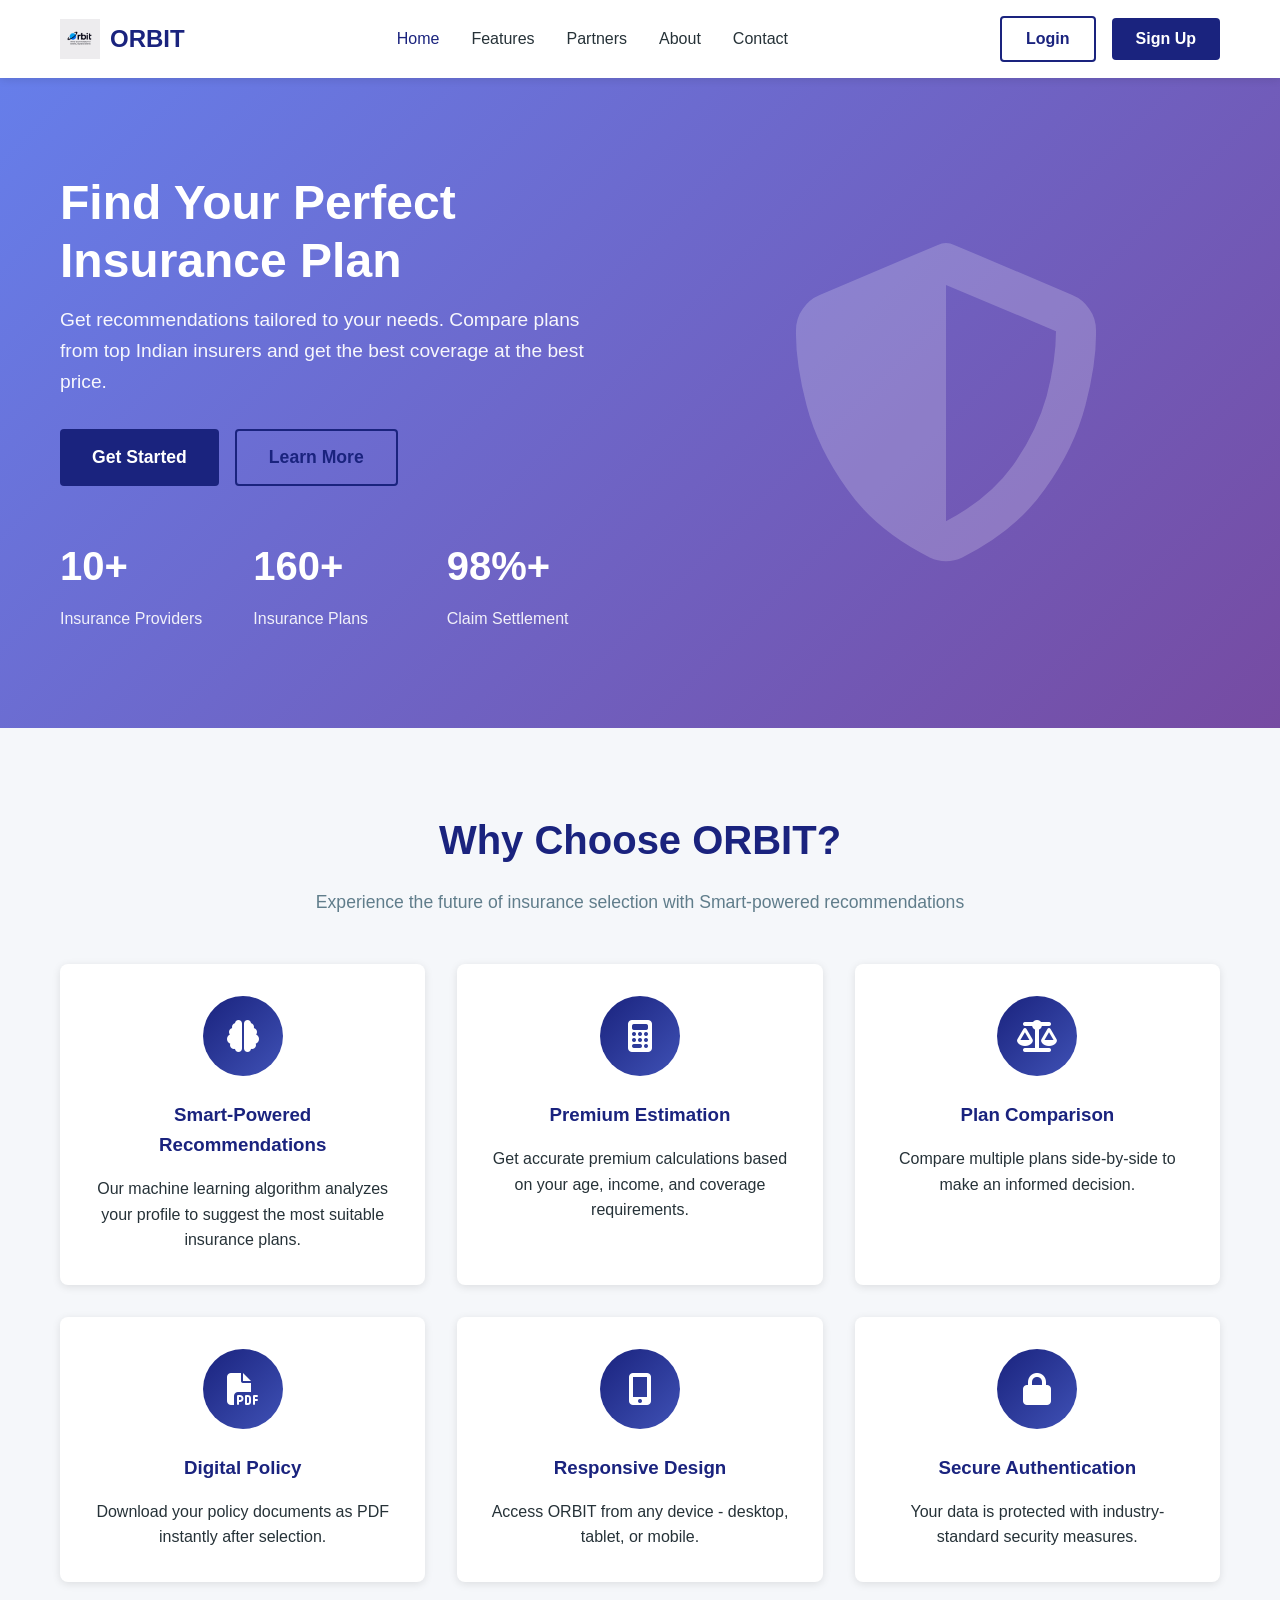
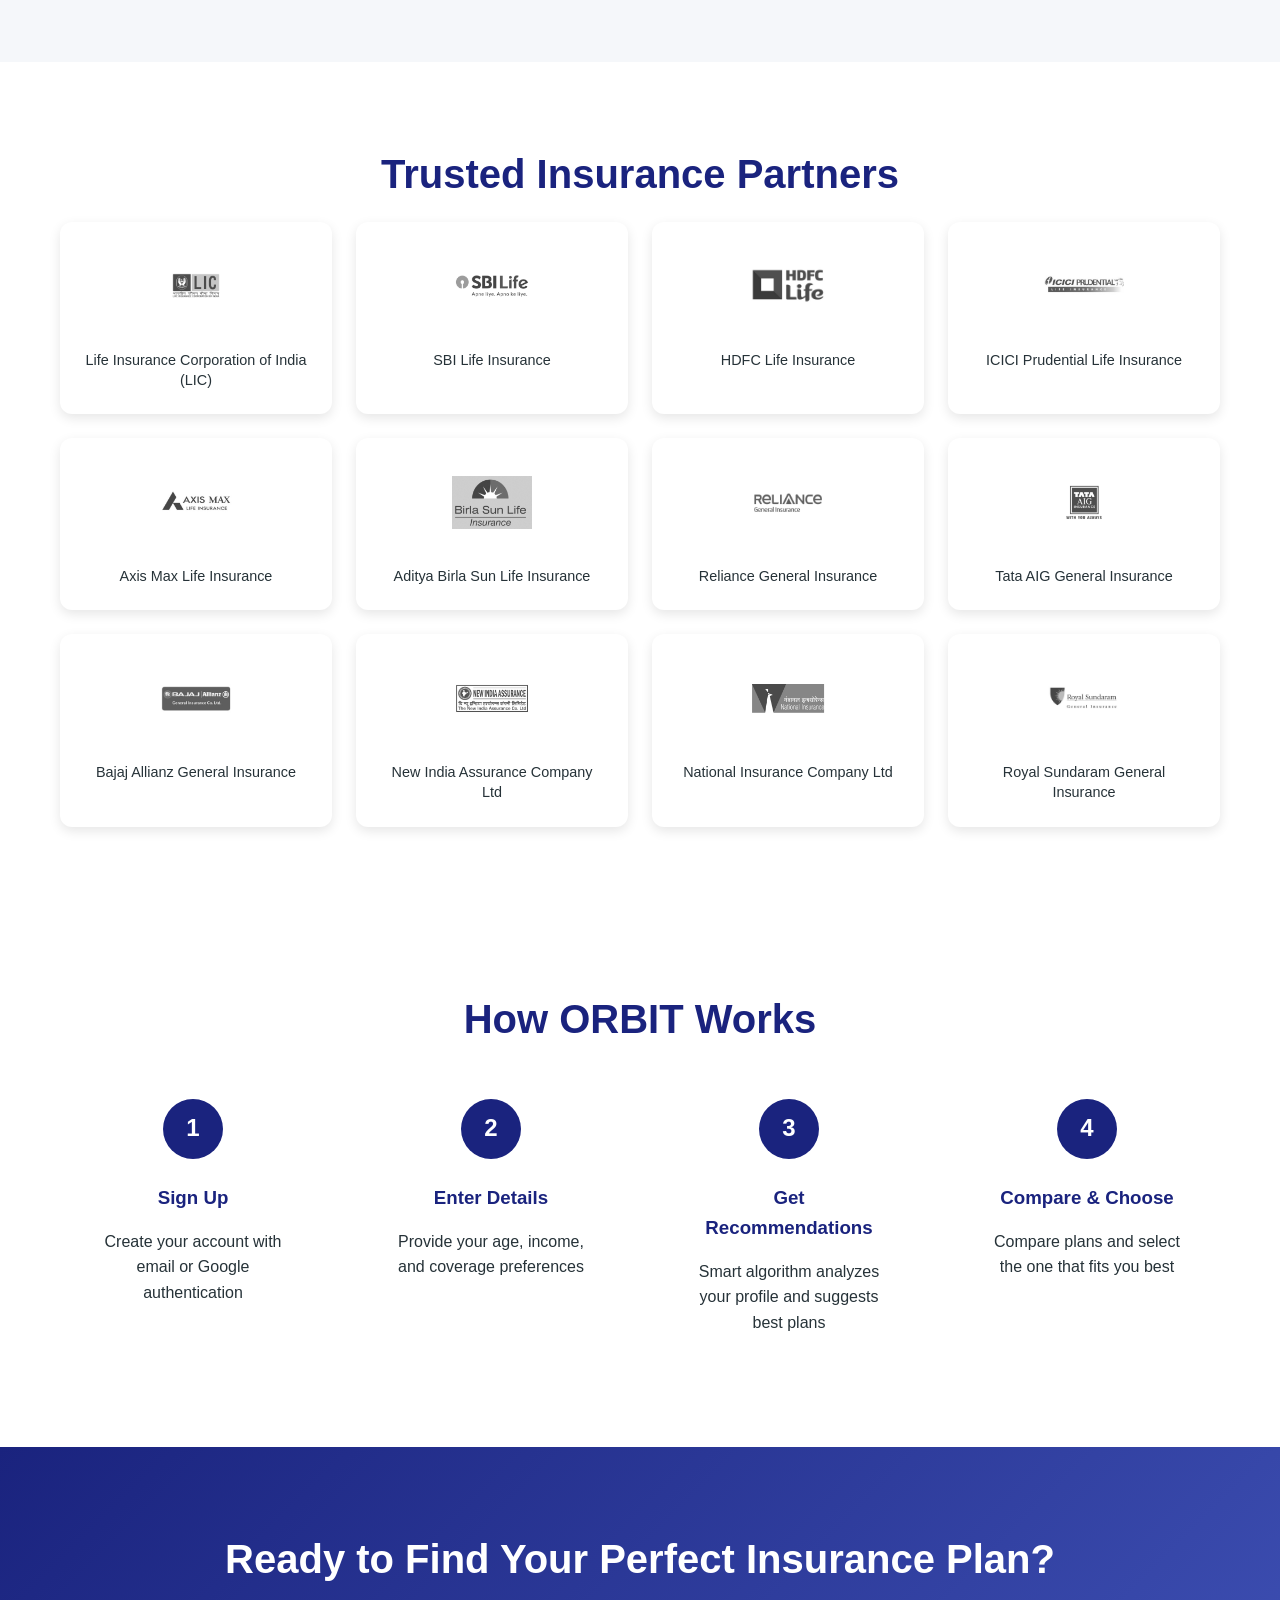
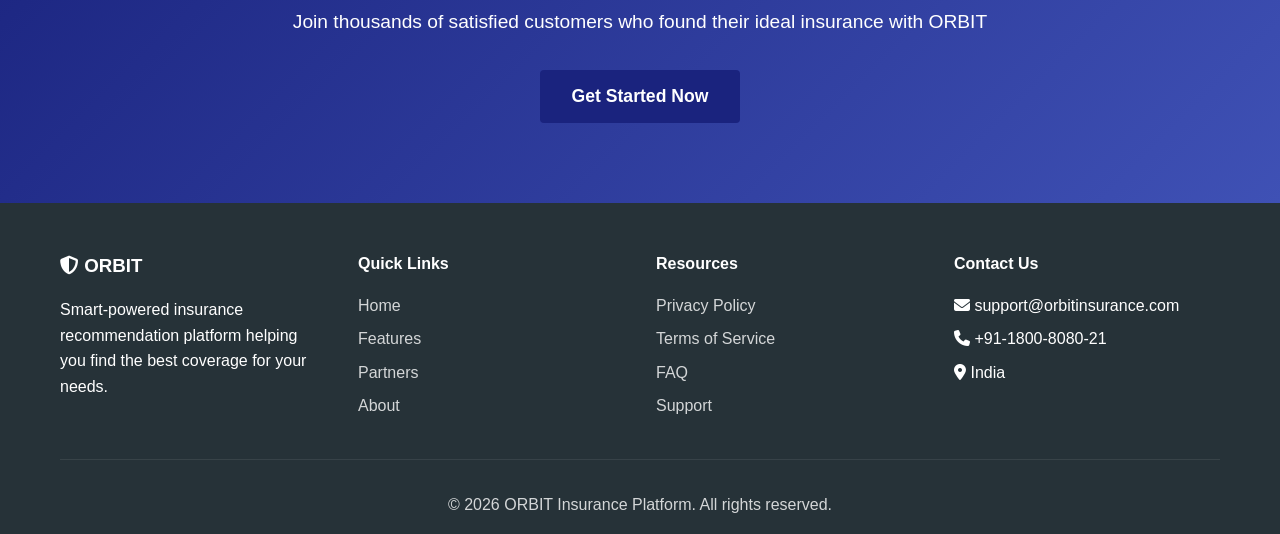
<file: frontend/index.html>
<!DOCTYPE html>
<html lang="en">
<head>
    <meta charset="UTF-8">
    <meta name="viewport" content="width=device-width, initial-scale=1.0">
    <title>ORBIT - Online Recommendation for Benefits, Insurance & Terms</title>
    <link rel="stylesheet" href="styles/main.css">
    <link rel="stylesheet" href="styles/responsive.css">
    <link rel="stylesheet" href="https://cdnjs.cloudflare.com/ajax/libs/font-awesome/6.4.0/css/all.min.css">
</head>
<body>
    <!-- Header -->
    <header class="header">
        <nav class="navbar">
            <div class="container">
                <div class="nav-brand">
                    <img src="assets/images/logo.png" alt="ORBIT" style="height: 40px;">
                    <span>ORBIT</span>
                </div>
                <ul class="nav-menu" id="navMenu">
                    <li><a href="#home" class="nav-link active">Home</a></li>
                    <li><a href="#features" class="nav-link">Features</a></li>
                    <li><a href="#partners" class="nav-link">Partners</a></li>
                    <li><a href="#about" class="nav-link">About</a></li>
                    <li><a href="#contact" class="nav-link">Contact</a></li>
                </ul>
                <div class="nav-buttons">
                    <button class="btn btn-outline" id="loginBtn">Login</button>
                    <button class="btn btn-primary" id="signupBtn">Sign Up</button>
                    <button class="btn btn-primary user-profile-btn" id="userProfileBtn" style="display: none;">
                        <i class="fas fa-user"></i>
                        <span id="userName"></span>
                    </button>
                    <button class="btn btn-outline" id="logoutBtn" style="display: none;">Logout</button>
                </div>
                <div class="hamburger" id="hamburger">
                    <span></span>
                    <span></span>
                    <span></span>
                </div>
            </div>
        </nav>
    </header>

    <!-- Hero Section -->
    <section class="hero" id="home">
        <div class="container">
            <div class="hero-content">
                <h1 class="hero-title">Find Your Perfect Insurance Plan</h1>
                <p class="hero-subtitle">Get recommendations tailored to your needs. Compare plans from top Indian insurers and get the best coverage at the best price.</p>
                <div class="hero-buttons">
                    <button class="btn btn-primary btn-large" id="getStartedBtn">Get Started</button>
                    <button class="btn btn-outline btn-large" id="learnMoreBtn">Learn More</button>
                </div>
                <div class="hero-stats">
                    <div class="stat-item">
                        <h3>10+</h3>
                        <p>Insurance Providers</p>
                    </div>
                    <div class="stat-item">
                        <h3>160+</h3>
                        <p>Insurance Plans</p>
                    </div>
                    <div class="stat-item">
                        <h3>98%+</h3>
                        <p>Claim Settlement</p>
                    </div>
                </div>
            </div>
            <div class="hero-image">
                <i class="fas fa-shield-alt hero-icon"></i>
            </div>
        </div>
    </section>

    <!-- Features Section -->
    <section class="features" id="features">
        <div class="container">
            <h2 class="section-title">Why Choose ORBIT?</h2>
            <p class="section-subtitle">Experience the future of insurance selection with Smart-powered recommendations</p>
            <div class="features-grid">
                <div class="feature-card">
                    <div class="feature-icon">
                        <i class="fas fa-brain"></i>
                    </div>
                    <h3>Smart-Powered Recommendations</h3>
                    <p>Our machine learning algorithm analyzes your profile to suggest the most suitable insurance plans.</p>
                </div>
                <div class="feature-card">
                    <div class="feature-icon">
                        <i class="fas fa-calculator"></i>
                    </div>
                    <h3>Premium Estimation</h3>
                    <p>Get accurate premium calculations based on your age, income, and coverage requirements.</p>
                </div>
                <div class="feature-card">
                    <div class="feature-icon">
                        <i class="fas fa-balance-scale"></i>
                    </div>
                    <h3>Plan Comparison</h3>
                    <p>Compare multiple plans side-by-side to make an informed decision.</p>
                </div>
                <div class="feature-card">
                    <div class="feature-icon">
                        <i class="fas fa-file-pdf"></i>
                    </div>
                    <h3>Digital Policy</h3>
                    <p>Download your policy documents as PDF instantly after selection.</p>
                </div>
                <div class="feature-card">
                    <div class="feature-icon">
                        <i class="fas fa-mobile-alt"></i>
                    </div>
                    <h3>Responsive Design</h3>
                    <p>Access ORBIT from any device - desktop, tablet, or mobile.</p>
                </div>
                <div class="feature-card">
                    <div class="feature-icon">
                        <i class="fas fa-lock"></i>
                    </div>
                    <h3>Secure Authentication</h3>
                    <p>Your data is protected with industry-standard security measures.</p>
                </div>
            </div>
        </div>
    </section>

    <!-- Insurance Providers Section -->
    <section class="providers" id="partners">
        <div class="container">
            <h2 class="section-title">Trusted Insurance Partners</h2>
            <div class="providers-grid">
                <div class="provider-card">
                    <img src="assets/images/lic-logo.png" alt="LIC Logo" class="provider-logo">
                    <p>Life Insurance Corporation of India (LIC)</p>
                </div>
                <div class="provider-card">
                    <img src="assets/images/sbi-life-logo.png" alt="SBI Life Logo" class="provider-logo">
                    <p>SBI Life Insurance</p>
                </div>
                <div class="provider-card">
                    <img src="assets/images/hdfc-life-logo.png" alt="HDFC Life Logo" class="provider-logo">
                    <p>HDFC Life Insurance</p>
                </div>
                <div class="provider-card">
                    <img src="assets/images/icici-prudential-logo.png" alt="ICICI Prudential Logo" class="provider-logo">
                    <p>ICICI Prudential Life Insurance</p>
                </div>
                <div class="provider-card">
                    <img src="assets/images/axis-life-logo.png" alt="Axis Life Logo" class="provider-logo">
                    <p>Axis Max Life Insurance</p>
                </div>
                <div class="provider-card">
                    <img src="assets/images/birla-sun-life-logo.png" alt="Aditya Birla Sun Life Logo" class="provider-logo">
                    <p>Aditya Birla Sun Life Insurance</p>
                </div>
                <div class="provider-card">
                    <img src="assets/images/reliance-general-logo.png" alt="Reliance General Logo" class="provider-logo">
                    <p>Reliance General Insurance</p>
                </div>
                <div class="provider-card">
                    <img src="assets/images/tata-aig-logo.png" alt="Tata AIG Logo" class="provider-logo">
                    <p>Tata AIG General Insurance</p>
                </div>
                <div class="provider-card">
                    <img src="assets/images/bajaj-allianz-logo.png" alt="Bajaj Allianz Logo" class="provider-logo">
                    <p>Bajaj Allianz General Insurance</p>
                </div>
                <div class="provider-card">
                    <img src="assets/images/new-india-logo.png" alt="New India Assurance Logo" class="provider-logo">
                    <p>New India Assurance Company Ltd</p>
                </div>
                <div class="provider-card">
                    <img src="assets/images/national-insurance-logo.png" alt="National Insurance Logo" class="provider-logo">
                    <p>National Insurance Company Ltd</p>
                </div>
                <div class="provider-card">
                    <img src="assets/images/royal-sundaram-logo.png" alt="Royal Sundaram Logo" class="provider-logo">
                    <p>Royal Sundaram General Insurance</p>
                </div>
            </div>
        </div>
    </section>

    <!-- How It Works Section -->
    <section class="how-it-works" id="about">
        <div class="container">
            <h2 class="section-title">How ORBIT Works</h2>
            <div class="steps-grid">
                <div class="step-card">
                    <div class="step-number">1</div>
                    <h3>Sign Up</h3>
                    <p>Create your account with email or Google authentication</p>
                </div>
                <div class="step-card">
                    <div class="step-number">2</div>
                    <h3>Enter Details</h3>
                    <p>Provide your age, income, and coverage preferences</p>
                </div>
                <div class="step-card">
                    <div class="step-number">3</div>
                    <h3>Get Recommendations</h3>
                    <p>Smart algorithm analyzes your profile and suggests best plans</p>
                </div>
                <div class="step-card">
                    <div class="step-number">4</div>
                    <h3>Compare & Choose</h3>
                    <p>Compare plans and select the one that fits you best</p>
                </div>
            </div>
        </div>
    </section>

    <!-- CTA Section -->
    <section class="cta">
        <div class="container">
            <h2>Ready to Find Your Perfect Insurance Plan?</h2>
            <p>Join thousands of satisfied customers who found their ideal insurance with ORBIT</p>
            <button class="btn btn-primary btn-large" id="ctaSignupBtn">Get Started Now</button>
        </div>
    </section>

    <!-- Footer -->
    <footer class="footer" id="contact">
        <div class="container">
            <div class="footer-grid">
                <div class="footer-col">
                    <h3><i class="fas fa-shield-alt"></i> ORBIT</h3>
                    <p>Smart-powered insurance recommendation platform helping you find the best coverage for your needs.</p>
                </div>
                <div class="footer-col">
                    <h4>Quick Links</h4>
                    <ul>
                        <li><a href="#home">Home</a></li>
                        <li><a href="#features">Features</a></li>
                        <li><a href="#partners">Partners</a></li>
                        <li><a href="#about">About</a></li>
                    </ul>
                </div>
                <!-- Updated Resources Column -->
                <div class="footer-col">
                    <h4>Resources</h4>
                    <ul>
                        <li><a href="privacy-policy.html">Privacy Policy</a></li>
                        <li><a href="terms-of-service.html">Terms of Service</a></li>
                        <li><a href="faq.html">FAQ</a></li>
                        <li><a href="support.html">Support</a></li>
                    </ul>
                </div>
                <div class="footer-col">
                    <h4>Contact Us</h4>
                    <ul>
                        <li><i class="fas fa-envelope"></i> support@orbitinsurance.com</li>
                        <li><i class="fas fa-phone"></i> +91-1800-8080-21</li>
                        <li><i class="fas fa-map-marker-alt"></i> India</li>
                    </ul>
                </div>
            </div>
            <div class="footer-bottom">
                <p>&copy; 2026 ORBIT Insurance Platform. All rights reserved.</p>
            </div>
        </div>
    </footer>

    <!-- Login Modal -->
    <div class="modal" id="loginModal">
        <div class="modal-content">
            <span class="close" id="closeLoginModal">&times;</span>
            <h2>Login to ORBIT</h2>
            <form id="loginForm">
                <div class="form-group">
                    <label for="loginEmail">Email</label>
                    <input type="email" id="loginEmail" name="email" required>
                </div>
                <div class="form-group">
                    <label for="loginPassword">Password</label>
                    <input type="password" id="loginPassword" name="password" required>
                </div>
                <div class="form-error" id="loginError"></div>
                <button type="submit" class="btn btn-primary btn-block">Login</button>
                <div class="divider">OR</div>
                <button type="button" class="btn btn-google btn-block" id="googleLoginBtn">
                    <i class="fab fa-google"></i> Continue with Google
                </button>
                <p class="form-footer">Don't have an account? <a href="#" id="switchToSignup">Sign up</a></p>
            </form>
        </div>
    </div>

    <!-- Signup Modal -->
    <div class="modal" id="signupModal">
        <div class="modal-content modal-large">
            <span class="close" id="closeSignupModal">&times;</span>
            <h2>Create Your ORBIT Account</h2>
            <form id="signupForm">
                <div class="form-row">
                    <div class="form-group">
                        <label for="signupFullName">Full Name *</label>
                        <input type="text" id="signupFullName" name="full_name" required>
                    </div>
                    <div class="form-group">
                        <label for="signupEmail">Email *</label>
                        <input type="email" id="signupEmail" name="email" required>
                    </div>
                </div>
                <div class="form-row">
                    <div class="form-group">
                        <label for="signupPassword">Password *</label>
                        <input type="password" id="signupPassword" name="password" required minlength="6">
                    </div>
                    <div class="form-group">
                        <label for="signupPhone">Phone *</label>
                        <input type="tel" id="signupPhone" name="phone" required pattern="[6-9]\d{9}">
                    </div>
                </div>
                <div class="form-row">
                    <div class="form-group">
                        <label for="signupDOB">Date of Birth *</label>
                        <input type="date" id="signupDOB" name="date_of_birth" required>
                    </div>
                    <div class="form-group">
                        <label for="signupGender">Gender</label>
                        <select id="signupGender" name="gender">
                            <option value="">Select</option>
                            <option value="Male">Male</option>
                            <option value="Female">Female</option>
                            <option value="Other">Other</option>
                        </select>
                    </div>
                </div>
                <div class="form-row">
                    <div class="form-group">
                        <label for="signupOccupation">Occupation</label>
                        <input type="text" id="signupOccupation" name="occupation">
                    </div>
                    <div class="form-group">
                        <label for="signupIncome">Annual Income (₹)</label>
                        <input type="number" id="signupIncome" name="annual_income" min="0">
                    </div>
                </div>
                <div class="form-row">
                    <div class="form-group">
                        <label for="signupCity">City</label>
                        <input type="text" id="signupCity" name="city">
                    </div>
                    <div class="form-group">
                        <label for="signupState">State</label>
                        <input type="text" id="signupState" name="state">
                    </div>
                    <div class="form-group">
                        <label for="signupPincode">Pincode</label>
                        <input type="text" id="signupPincode" name="pincode" pattern="\d{6}">
                    </div>
                </div>
                <div class="form-error" id="signupError"></div>
                <button type="submit" class="btn btn-primary btn-block">Sign Up</button>
                <div class="divider">OR</div>
                <button type="button" class="btn btn-google btn-block" id="googleSignupBtn">
                    <i class="fab fa-google"></i> Sign up with Google
                </button>
                <p class="form-footer">Already have an account? <a href="#" id="switchToLogin">Login</a></p>
            </form>
        </div>
    </div>

    <script src="scripts/main.js"></script>
    <script src="scripts/auth.js"></script>
</body>
</html>
</file>
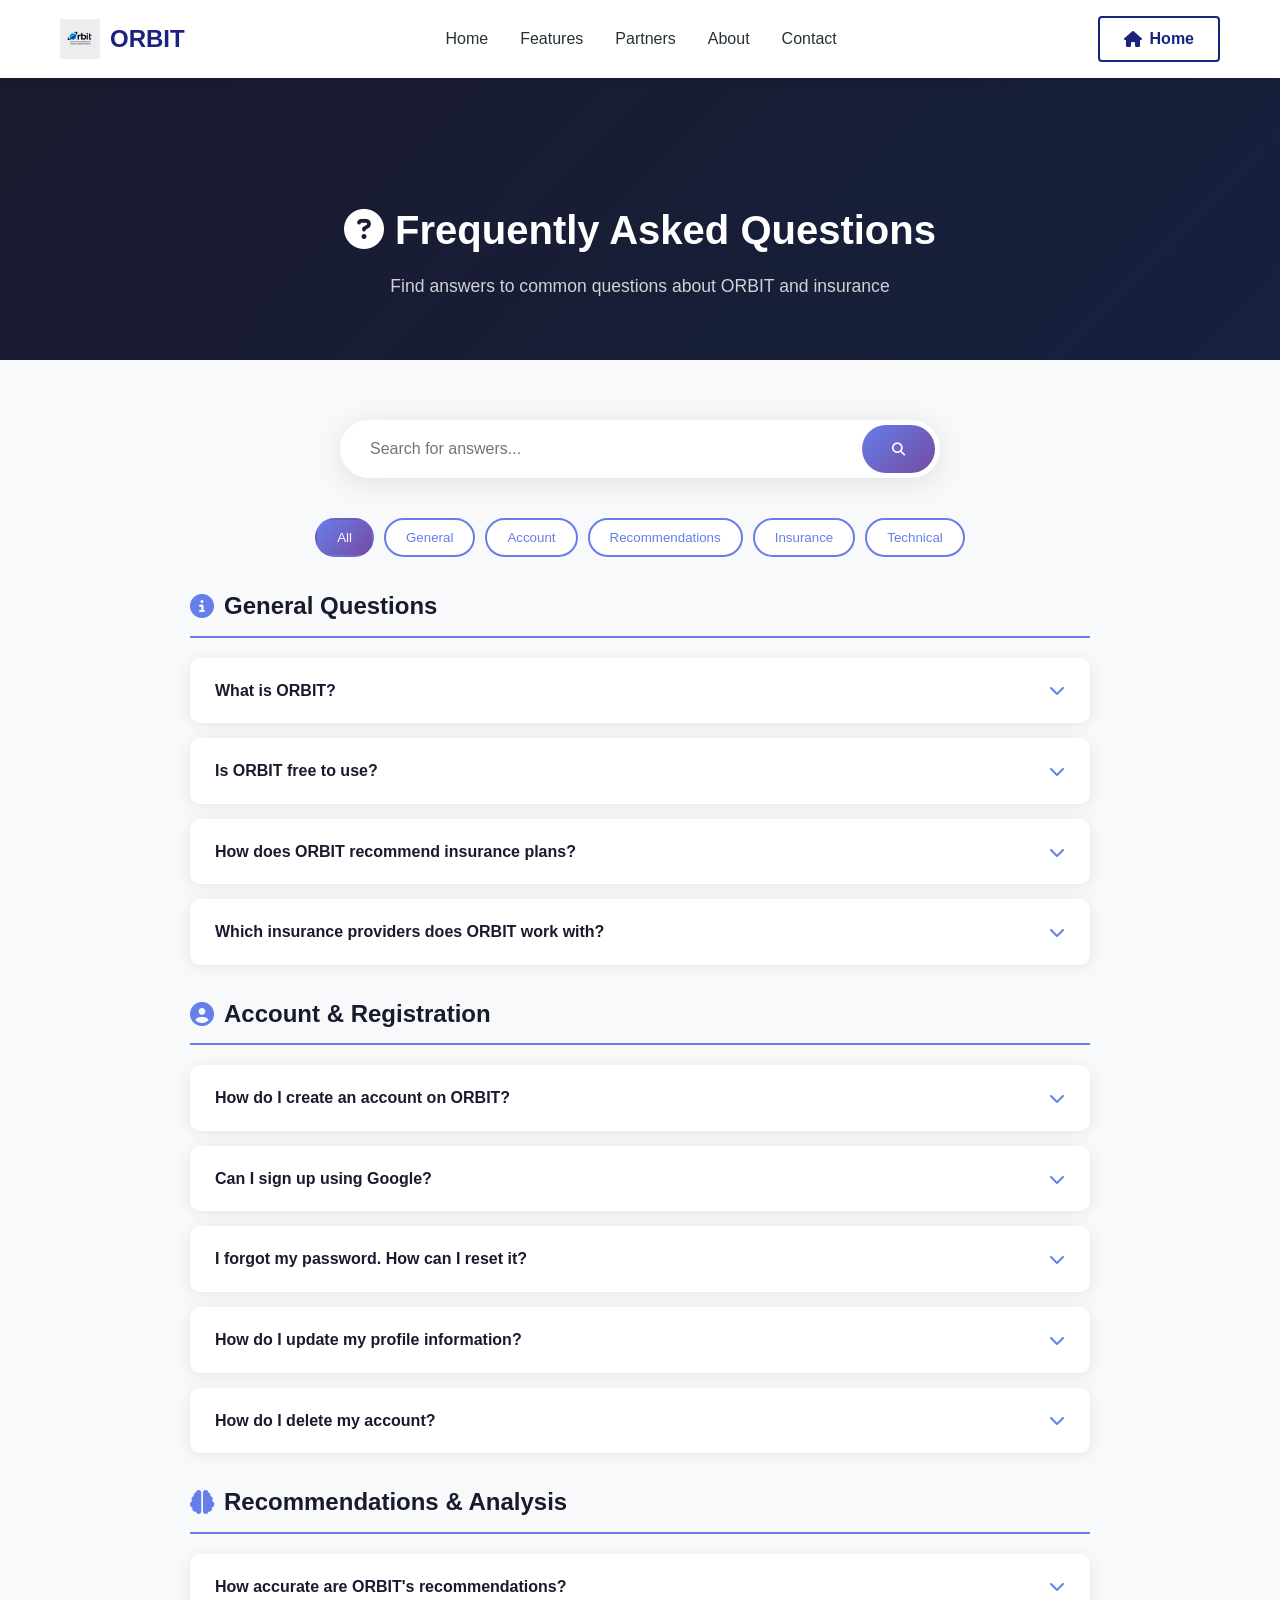
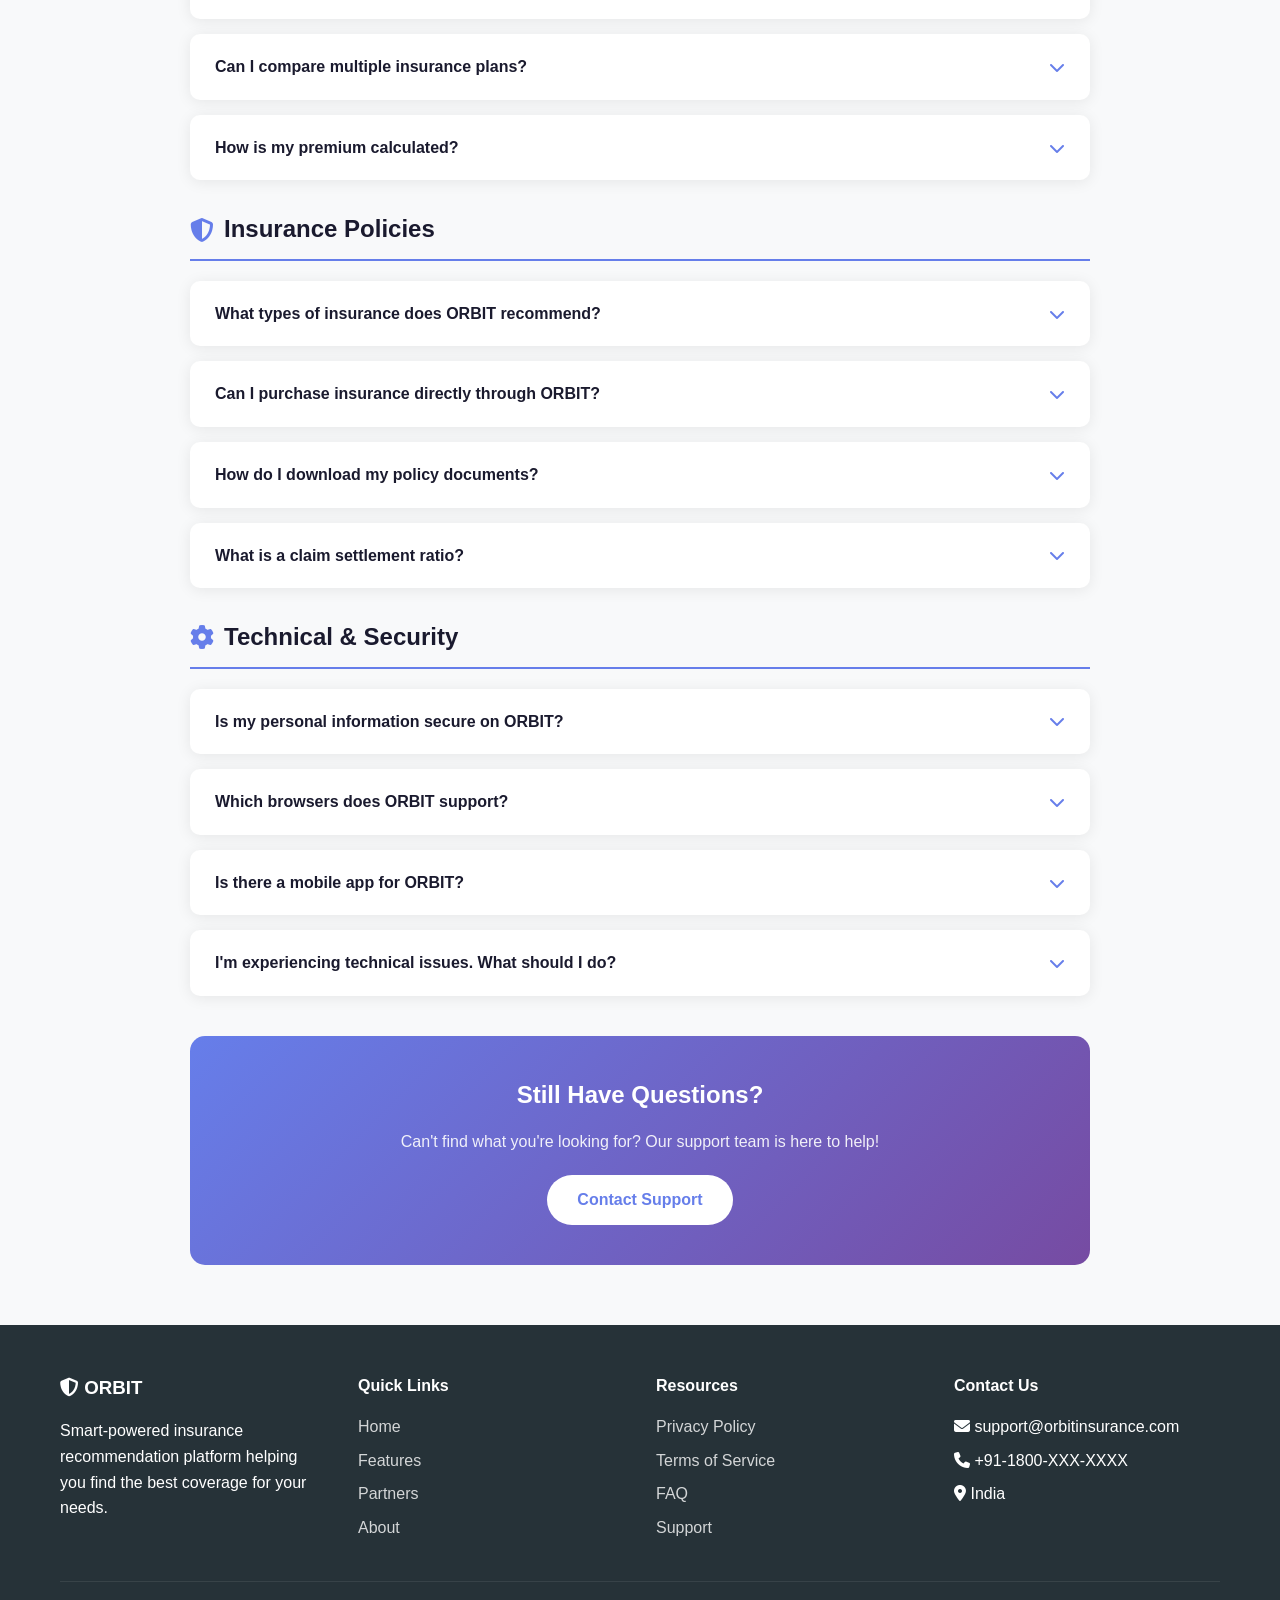
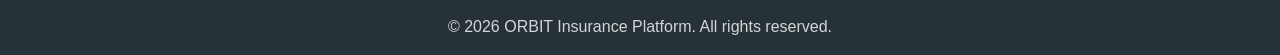
<file: frontend/faq.html>
<!DOCTYPE html>
<html lang="en">
<head>
    <meta charset="UTF-8">
    <meta name="viewport" content="width=device-width, initial-scale=1.0">
    <title>FAQ - ORBIT</title>
    <link rel="stylesheet" href="styles/main.css">
    <link rel="stylesheet" href="styles/responsive.css">
    <link rel="stylesheet" href="https://cdnjs.cloudflare.com/ajax/libs/font-awesome/6.4.0/css/all.min.css">
    <style>
        .page-header {
            background: linear-gradient(135deg, #1a1a2e 0%, #16213e 100%);
            padding: 120px 0 60px;
            text-align: center;
            color: #fff;
        }
        .page-header h1 {
            font-size: 2.5rem;
            margin-bottom: 10px;
        }
        .page-header p {
            opacity: 0.8;
            font-size: 1.1rem;
        }
        .back-btn {
            display: inline-flex;
            align-items: center;
            gap: 8px;
            background: rgba(255,255,255,0.1);
            color: #fff;
            padding: 10px 20px;
            border-radius: 30px;
            text-decoration: none;
            margin-bottom: 20px;
            transition: all 0.3s ease;
            border: 1px solid rgba(255,255,255,0.2);
        }
        .back-btn:hover {
            background: rgba(255,255,255,0.2);
            transform: translateX(-5px);
        }
        .content-section {
            padding: 60px 0;
            background: #f8f9fa;
            min-height: 60vh;
        }
        .faq-container {
            max-width: 900px;
            margin: 0 auto;
        }
        .faq-categories {
            display: flex;
            flex-wrap: wrap;
            gap: 10px;
            margin-bottom: 30px;
            justify-content: center;
        }
        .category-btn {
            padding: 10px 20px;
            border: 2px solid #667eea;
            background: #fff;
            color: #667eea;
            border-radius: 25px;
            cursor: pointer;
            transition: all 0.3s ease;
            font-weight: 500;
        }
        .category-btn:hover, .category-btn.active {
            background: linear-gradient(135deg, #667eea 0%, #764ba2 100%);
            color: #fff;
            border-color: transparent;
        }
        .faq-group {
            margin-bottom: 30px;
        }
        .faq-group-title {
            color: #1a1a2e;
            font-size: 1.5rem;
            margin-bottom: 20px;
            padding-bottom: 10px;
            border-bottom: 2px solid #667eea;
            display: flex;
            align-items: center;
            gap: 10px;
        }
        .faq-group-title i {
            color: #667eea;
        }
        .faq-item {
            background: #fff;
            border-radius: 10px;
            margin-bottom: 15px;
            box-shadow: 0 2px 15px rgba(0,0,0,0.08);
            overflow: hidden;
        }
        .faq-question {
            padding: 20px 25px;
            cursor: pointer;
            display: flex;
            justify-content: space-between;
            align-items: center;
            font-weight: 600;
            color: #1a1a2e;
            transition: all 0.3s ease;
        }
        .faq-question:hover {
            background: #f8f9fa;
        }
        .faq-question i {
            color: #667eea;
            transition: transform 0.3s ease;
        }
        .faq-item.active .faq-question i {
            transform: rotate(180deg);
        }
        .faq-answer {
            max-height: 0;
            overflow: hidden;
            transition: max-height 0.3s ease;
            background: #f8f9fa;
        }
        .faq-item.active .faq-answer {
            max-height: 500px;
        }
        .faq-answer-content {
            padding: 20px 25px;
            color: #555;
            line-height: 1.8;
        }
        .faq-answer-content ul {
            margin-left: 20px;
            margin-top: 10px;
        }
        .faq-answer-content li {
            margin-bottom: 8px;
        }
        .search-box {
            background: #fff;
            border-radius: 50px;
            padding: 5px;
            display: flex;
            box-shadow: 0 5px 30px rgba(0,0,0,0.1);
            margin-bottom: 40px;
            max-width: 600px;
            margin-left: auto;
            margin-right: auto;
        }
        .search-box input {
            flex: 1;
            border: none;
            padding: 15px 25px;
            font-size: 1rem;
            outline: none;
            border-radius: 50px;
        }
        .search-box button {
            background: linear-gradient(135deg, #667eea 0%, #764ba2 100%);
            border: none;
            color: #fff;
            padding: 15px 30px;
            border-radius: 50px;
            cursor: pointer;
            transition: transform 0.3s ease;
        }
        .search-box button:hover {
            transform: scale(1.05);
        }
        .no-results {
            text-align: center;
            padding: 40px;
            color: #666;
        }
        .no-results i {
            font-size: 3rem;
            color: #ddd;
            margin-bottom: 20px;
        }
        .still-have-questions {
            background: linear-gradient(135deg, #667eea 0%, #764ba2 100%);
            color: #fff;
            padding: 40px;
            border-radius: 15px;
            text-align: center;
            margin-top: 40px;
        }
        .still-have-questions h3 {
            font-size: 1.5rem;
            margin-bottom: 15px;
        }
        .still-have-questions p {
            margin-bottom: 20px;
            opacity: 0.9;
        }
        .still-have-questions .btn {
            background: #fff;
            color: #667eea;
            padding: 12px 30px;
            border-radius: 30px;
            text-decoration: none;
            font-weight: 600;
            display: inline-block;
            transition: transform 0.3s ease;
        }
        .still-have-questions .btn:hover {
            transform: scale(1.05);
        }
    </style>
</head>
<body>
    <!-- Header -->
    <header class="header">
        <nav class="navbar">
            <div class="container">
                <div class="nav-brand">
                    <img src="assets/images/logo.png" alt="ORBIT" style="height: 40px;">
                    <span>ORBIT</span>
                </div>
                <ul class="nav-menu" id="navMenu">
                    <li><a href="index.html#home" class="nav-link">Home</a></li>
                    <li><a href="index.html#features" class="nav-link">Features</a></li>
                    <li><a href="index.html#partners" class="nav-link">Partners</a></li>
                    <li><a href="index.html#about" class="nav-link">About</a></li>
                    <li><a href="index.html#contact" class="nav-link">Contact</a></li>
                </ul>
                <div class="nav-buttons">
                    <button class="btn btn-outline" onclick="window.location.href='index.html'">
                        <i class="fas fa-home"></i> Home
                    </button>
                </div>
                <div class="hamburger" id="hamburger">
                    <span></span>
                    <span></span>
                    <span></span>
                </div>
            </div>
        </nav>
    </header>

    <!-- Page Header -->
    <section class="page-header">
        <div class="container">
            <!-- Back button removed -->
            <h1><i class="fas fa-question-circle"></i> Frequently Asked Questions</h1>
            <p>Find answers to common questions about ORBIT and insurance</p>
        </div>
    </section>

    <!-- Content Section -->
    <section class="content-section">
        <div class="container">
            <div class="faq-container">
                <!-- Search Box -->
                <div class="search-box">
                    <input type="text" id="faqSearch" placeholder="Search for answers...">
                    <button onclick="searchFAQ()"><i class="fas fa-search"></i></button>
                </div>

                <!-- Category Filters -->
                <div class="faq-categories">
                    <button class="category-btn active" data-category="all">All</button>
                    <button class="category-btn" data-category="general">General</button>
                    <button class="category-btn" data-category="account">Account</button>
                    <button class="category-btn" data-category="recommendations">Recommendations</button>
                    <button class="category-btn" data-category="insurance">Insurance</button>
                    <button class="category-btn" data-category="technical">Technical</button>
                </div>

                <!-- General FAQs -->
                <div class="faq-group" data-category="general">
                    <h2 class="faq-group-title"><i class="fas fa-info-circle"></i> General Questions</h2>
                    
                    <div class="faq-item">
                        <div class="faq-question">
                            What is ORBIT?
                            <i class="fas fa-chevron-down"></i>
                        </div>
                        <div class="faq-answer">
                            <div class="faq-answer-content">
                                <!-- Replaced AI-powered with Smart-powered -->
                                ORBIT (Online Recommendation for Benefits, Insurance & Terms) is a Smart-powered insurance recommendation platform. We help users find the most suitable insurance plans based on their personal profile, preferences, and needs. Our smart algorithm analyzes various factors to provide personalized recommendations from top Indian insurance providers.
                            </div>
                        </div>
                    </div>

                    <div class="faq-item">
                        <div class="faq-question">
                            Is ORBIT free to use?
                            <i class="fas fa-chevron-down"></i>
                        </div>
                        <div class="faq-answer">
                            <div class="faq-answer-content">
                                Yes, ORBIT is completely free to use! You can create an account, get recommendations, compare plans, and download policy documents at no cost. We earn a commission from insurance providers when you purchase a policy through our platform, so you never pay anything extra.
                            </div>
                        </div>
                    </div>

                    <div class="faq-item">
                        <div class="faq-question">
                            How does ORBIT recommend insurance plans?
                            <i class="fas fa-chevron-down"></i>
                        </div>
                        <div class="faq-answer">
                            <div class="faq-answer-content">
                                <!-- Replaced AI with smart -->
                                Our smart algorithm analyzes multiple factors to provide personalized recommendations:
                                <ul>
                                    <li>Your age and life stage</li>
                                    <li>Annual income and financial goals</li>
                                    <li>Family composition and dependents</li>
                                    <li>Existing coverage and insurance needs</li>
                                    <li>Risk tolerance and budget preferences</li>
                                    <li>Health status and lifestyle factors</li>
                                </ul>
                            </div>
                        </div>
                    </div>

                    <div class="faq-item">
                        <div class="faq-question">
                            Which insurance providers does ORBIT work with?
                            <i class="fas fa-chevron-down"></i>
                        </div>
                        <div class="faq-answer">
                            <div class="faq-answer-content">
                                We partner with 10+ top insurance providers in India, including:
                                <ul>
                                    <li>Life Insurance Corporation of India (LIC)</li>
                                    <li>SBI Life Insurance</li>
                                    <li>HDFC Life Insurance</li>
                                    <li>ICICI Prudential Life Insurance</li>
                                    <li>Bajaj Allianz General Insurance</li>
                                    <li>Tata AIG General Insurance</li>
                                    <li>And many more...</li>
                                </ul>
                            </div>
                        </div>
                    </div>
                </div>

                <!-- Account FAQs -->
                <div class="faq-group" data-category="account">
                    <h2 class="faq-group-title"><i class="fas fa-user-circle"></i> Account & Registration</h2>
                    
                    <div class="faq-item">
                        <div class="faq-question">
                            How do I create an account on ORBIT?
                            <i class="fas fa-chevron-down"></i>
                        </div>
                        <div class="faq-answer">
                            <div class="faq-answer-content">
                                Creating an account is simple:
                                <ul>
                                    <li>Click the "Sign Up" button on the homepage</li>
                                    <li>Fill in your details (name, email, phone, etc.)</li>
                                    <li>Create a secure password</li>
                                    <li>Verify your email address</li>
                                    <li>Start getting recommendations!</li>
                                </ul>
                                Alternatively, you can sign up instantly using your Google account.
                            </div>
                        </div>
                    </div>

                    <div class="faq-item">
                        <div class="faq-question">
                            Can I sign up using Google?
                            <i class="fas fa-chevron-down"></i>
                        </div>
                        <div class="faq-answer">
                            <div class="faq-answer-content">
                                Yes! We offer Google Sign-In for quick and easy registration. Simply click "Continue with Google" on the login or signup page, select your Google account, and you'll be logged in instantly. Your basic profile information will be automatically filled from your Google account.
                            </div>
                        </div>
                    </div>

                    <div class="faq-item">
                        <div class="faq-question">
                            I forgot my password. How can I reset it?
                            <i class="fas fa-chevron-down"></i>
                        </div>
                        <div class="faq-answer">
                            <div class="faq-answer-content">
                                To reset your password:
                                <ul>
                                    <li>Click "Login" on the homepage</li>
                                    <li>Click "Forgot Password?" link</li>
                                    <li>Enter your registered email address</li>
                                    <li>Check your email for the reset link</li>
                                    <li>Click the link and create a new password</li>
                                </ul>
                                If you don't receive the email, check your spam folder or contact support.
                            </div>
                        </div>
                    </div>

                    <div class="faq-item">
                        <div class="faq-question">
                            How do I update my profile information?
                            <i class="fas fa-chevron-down"></i>
                        </div>
                        <div class="faq-answer">
                            <div class="faq-answer-content">
                                After logging in, click on your profile icon in the navigation bar. From there, you can access your profile settings and update your personal information, contact details, and preferences. Keep your profile updated for more accurate insurance recommendations.
                            </div>
                        </div>
                    </div>

                    <div class="faq-item">
                        <div class="faq-question">
                            How do I delete my account?
                            <i class="fas fa-chevron-down"></i>
                        </div>
                        <div class="faq-answer">
                            <div class="faq-answer-content">
                                To delete your account, go to Profile Settings and click "Delete Account," or contact our support team. Please note that deleting your account will permanently remove all your data, including saved recommendations and policy documents. This action cannot be undone.
                            </div>
                        </div>
                    </div>
                </div>

                <!-- Recommendations FAQs -->
                <div class="faq-group" data-category="recommendations">
                    <!-- Replaced AI with Analysis -->
                    <h2 class="faq-group-title"><i class="fas fa-brain"></i> Recommendations & Analysis</h2>
                    
                    <div class="faq-item">
                        <div class="faq-question">
                            How accurate are ORBIT's recommendations?
                            <i class="fas fa-chevron-down"></i>
                        </div>
                        <div class="faq-answer">
                            <div class="faq-answer-content">
                                <!-- Replaced AI with smart -->
                                Our smart algorithm is trained on extensive insurance data and continuously improved based on user feedback. While we strive for high accuracy, recommendations should be used as a starting point for your research. We recommend reviewing plan details carefully and consulting with insurance advisors for complex needs.
                            </div>
                        </div>
                    </div>

                    <div class="faq-item">
                        <div class="faq-question">
                            Can I compare multiple insurance plans?
                            <i class="fas fa-chevron-down"></i>
                        </div>
                        <div class="faq-answer">
                            <div class="faq-answer-content">
                                Absolutely! ORBIT allows you to compare up to 4 plans side-by-side. You can compare:
                                <ul>
                                    <li>Premium amounts and payment options</li>
                                    <li>Coverage amounts and benefits</li>
                                    <li>Policy terms and conditions</li>
                                    <li>Claim settlement ratios</li>
                                    <li>Additional features and riders</li>
                                </ul>
                            </div>
                        </div>
                    </div>

                    <div class="faq-item">
                        <div class="faq-question">
                            How is my premium calculated?
                            <i class="fas fa-chevron-down"></i>
                        </div>
                        <div class="faq-answer">
                            <div class="faq-answer-content">
                                Premium calculations consider multiple factors:
                                <ul>
                                    <li>Your age at the time of purchase</li>
                                    <li>Coverage amount requested</li>
                                    <li>Policy term duration</li>
                                    <li>Type of insurance plan</li>
                                    <li>Health status and lifestyle habits</li>
                                    <li>Any additional riders or benefits</li>
                                </ul>
                                Note: Final premiums are determined by the insurance provider and may vary slightly from our estimates.
                            </div>
                        </div>
                    </div>
                </div>

                <!-- Insurance FAQs -->
                <div class="faq-group" data-category="insurance">
                    <h2 class="faq-group-title"><i class="fas fa-shield-alt"></i> Insurance Policies</h2>
                    
                    <div class="faq-item">
                        <div class="faq-question">
                            What types of insurance does ORBIT recommend?
                            <i class="fas fa-chevron-down"></i>
                        </div>
                        <div class="faq-answer">
                            <div class="faq-answer-content">
                                We provide recommendations for various insurance types:
                                <ul>
                                    <li><strong>Life Insurance:</strong> Term plans, endowment, ULIPs, whole life</li>
                                    <li><strong>Health Insurance:</strong> Individual, family floater, critical illness</li>
                                    <li><strong>Motor Insurance:</strong> Car and two-wheeler insurance</li>
                                    <li><strong>Travel Insurance:</strong> Domestic and international coverage</li>
                                    <li><strong>Home Insurance:</strong> Property and contents protection</li>
                                </ul>
                            </div>
                        </div>
                    </div>

                    <div class="faq-item">
                        <div class="faq-question">
                            Can I purchase insurance directly through ORBIT?
                            <i class="fas fa-chevron-down"></i>
                        </div>
                        <div class="faq-answer">
                            <div class="faq-answer-content">
                                When you select a plan, we redirect you to the insurance provider's official website or connect you with their representative for the final purchase. This ensures you receive the most up-to-date policy terms and complete the KYC process directly with the insurer.
                            </div>
                        </div>
                    </div>

                    <div class="faq-item">
                        <div class="faq-question">
                            How do I download my policy documents?
                            <i class="fas fa-chevron-down"></i>
                        </div>
                        <div class="faq-answer">
                            <div class="faq-answer-content">
                                After selecting a plan, you can download a detailed policy summary as a PDF from your dashboard. For the actual policy document after purchase, you'll receive it directly from the insurance provider via email or through their customer portal.
                            </div>
                        </div>
                    </div>

                    <div class="faq-item">
                        <div class="faq-question">
                            What is a claim settlement ratio?
                            <i class="fas fa-chevron-down"></i>
                        </div>
                        <div class="faq-answer">
                            <div class="faq-answer-content">
                                Claim Settlement Ratio (CSR) is the percentage of claims an insurance company settles against the total claims received in a financial year. A higher CSR indicates that the insurer is more likely to approve and pay claims. ORBIT displays CSR for each provider to help you make informed decisions.
                            </div>
                        </div>
                    </div>
                </div>

                <!-- Technical FAQs -->
                <div class="faq-group" data-category="technical">
                    <h2 class="faq-group-title"><i class="fas fa-cog"></i> Technical & Security</h2>
                    
                    <div class="faq-item">
                        <div class="faq-question">
                            Is my personal information secure on ORBIT?
                            <i class="fas fa-chevron-down"></i>
                        </div>
                        <div class="faq-answer">
                            <div class="faq-answer-content">
                                Yes, we take security very seriously. Your data is protected by:
                                <ul>
                                    <li>256-bit SSL encryption for all data transmission</li>
                                    <li>Secure, encrypted database storage</li>
                                    <li>Regular security audits and penetration testing</li>
                                    <li>Strict access controls and authentication</li>
                                    <li>Compliance with data protection regulations</li>
                                </ul>
                            </div>
                        </div>
                    </div>

                    <div class="faq-item">
                        <div class="faq-question">
                            Which browsers does ORBIT support?
                            <i class="fas fa-chevron-down"></i>
                        </div>
                        <div class="faq-answer">
                            <div class="faq-answer-content">
                                ORBIT works on all modern browsers:
                                <ul>
                                    <li>Google Chrome (recommended)</li>
                                    <li>Mozilla Firefox</li>
                                    <li>Microsoft Edge</li>
                                    <li>Safari</li>
                                    <li>Opera</li>
                                </ul>
                                For the best experience, we recommend using the latest version of your browser.
                            </div>
                        </div>
                    </div>

                    <div class="faq-item">
                        <div class="faq-question">
                            Is there a mobile app for ORBIT?
                            <i class="fas fa-chevron-down"></i>
                        </div>
                        <div class="faq-answer">
                            <div class="faq-answer-content">
                                Currently, ORBIT is available as a responsive web application that works seamlessly on mobile devices. Simply visit our website from your mobile browser to access all features. A dedicated mobile app is in development and will be available soon on both Android and iOS platforms.
                            </div>
                        </div>
                    </div>

                    <div class="faq-item">
                        <div class="faq-question">
                            I'm experiencing technical issues. What should I do?
                            <i class="fas fa-chevron-down"></i>
                        </div>
                        <div class="faq-answer">
                            <div class="faq-answer-content">
                                If you're facing technical issues:
                                <ul>
                                    <li>Try refreshing the page or clearing your browser cache</li>
                                    <li>Disable browser extensions that might interfere</li>
                                    <li>Try using a different browser</li>
                                    <li>Check your internet connection</li>
                                    <li>If the issue persists, contact our support team with details about the problem</li>
                                </ul>
                            </div>
                        </div>
                    </div>
                </div>

                <!-- Still Have Questions -->
                <div class="still-have-questions">
                    <h3>Still Have Questions?</h3>
                    <p>Can't find what you're looking for? Our support team is here to help!</p>
                    <a href="support.html" class="btn">Contact Support</a>
                </div>
            </div>
        </div>
    </section>

    <!-- Footer -->
    <footer class="footer">
        <div class="container">
            <div class="footer-grid">
                <div class="footer-col">
                    <h3><i class="fas fa-shield-alt"></i> ORBIT</h3>
                    <!-- Replaced AI-powered with Smart-powered -->
                    <p>Smart-powered insurance recommendation platform helping you find the best coverage for your needs.</p>
                </div>
                <div class="footer-col">
                    <h4>Quick Links</h4>
                    <ul>
                        <li><a href="index.html#home">Home</a></li>
                        <li><a href="index.html#features">Features</a></li>
                        <li><a href="index.html#partners">Partners</a></li>
                        <li><a href="index.html#about">About</a></li>
                    </ul>
                </div>
                <div class="footer-col">
                    <h4>Resources</h4>
                    <ul>
                        <li><a href="privacy-policy.html">Privacy Policy</a></li>
                        <li><a href="terms-of-service.html">Terms of Service</a></li>
                        <li><a href="faq.html">FAQ</a></li>
                        <li><a href="support.html">Support</a></li>
                    </ul>
                </div>
                <div class="footer-col">
                    <h4>Contact Us</h4>
                    <ul>
                        <li><i class="fas fa-envelope"></i> support@orbitinsurance.com</li>
                        <li><i class="fas fa-phone"></i> +91-1800-XXX-XXXX</li>
                        <li><i class="fas fa-map-marker-alt"></i> India</li>
                    </ul>
                </div>
            </div>
            <div class="footer-bottom">
                <p>&copy; 2026 ORBIT Insurance Platform. All rights reserved.</p>
            </div>
        </div>
    </footer>

    <script>
        // Hamburger menu toggle
        const hamburger = document.getElementById('hamburger');
        const navMenu = document.getElementById('navMenu');
        
        hamburger.addEventListener('click', () => {
            hamburger.classList.toggle('active');
            navMenu.classList.toggle('active');
        });

        // FAQ accordion functionality
        document.querySelectorAll('.faq-question').forEach(question => {
            question.addEventListener('click', () => {
                const faqItem = question.parentElement;
                const isActive = faqItem.classList.contains('active');
                
                // Close all other FAQ items
                document.querySelectorAll('.faq-item').forEach(item => {
                    item.classList.remove('active');
                });
                
                // Toggle current item
                if (!isActive) {
                    faqItem.classList.add('active');
                }
            });
        });

        // Category filter functionality
        document.querySelectorAll('.category-btn').forEach(btn => {
            btn.addEventListener('click', () => {
                // Update active button
                document.querySelectorAll('.category-btn').forEach(b => b.classList.remove('active'));
                btn.classList.add('active');
                
                const category = btn.dataset.category;
                
                document.querySelectorAll('.faq-group').forEach(group => {
                    if (category === 'all' || group.dataset.category === category) {
                        group.style.display = 'block';
                    } else {
                        group.style.display = 'none';
                    }
                });
            });
        });

        // Search functionality
        function searchFAQ() {
            const searchTerm = document.getElementById('faqSearch').value.toLowerCase();
            
            document.querySelectorAll('.faq-item').forEach(item => {
                const question = item.querySelector('.faq-question').textContent.toLowerCase();
                const answer = item.querySelector('.faq-answer-content').textContent.toLowerCase();
                
                if (question.includes(searchTerm) || answer.includes(searchTerm)) {
                    item.style.display = 'block';
                    if (searchTerm) {
                        item.classList.add('active');
                    }
                } else {
                    item.style.display = searchTerm ? 'none' : 'block';
                }
            });
            
            // Show all groups when searching
            if (searchTerm) {
                document.querySelectorAll('.faq-group').forEach(group => {
                    group.style.display = 'block';
                });
                document.querySelectorAll('.category-btn').forEach(b => b.classList.remove('active'));
                document.querySelector('.category-btn[data-category="all"]').classList.add('active');
            }
        }

        // Search on Enter key
        document.getElementById('faqSearch').addEventListener('keypress', (e) => {
            if (e.key === 'Enter') {
                searchFAQ();
            }
        });

        // Real-time search
        document.getElementById('faqSearch').addEventListener('input', searchFAQ);
    </script>
</body>
</html>
</file>
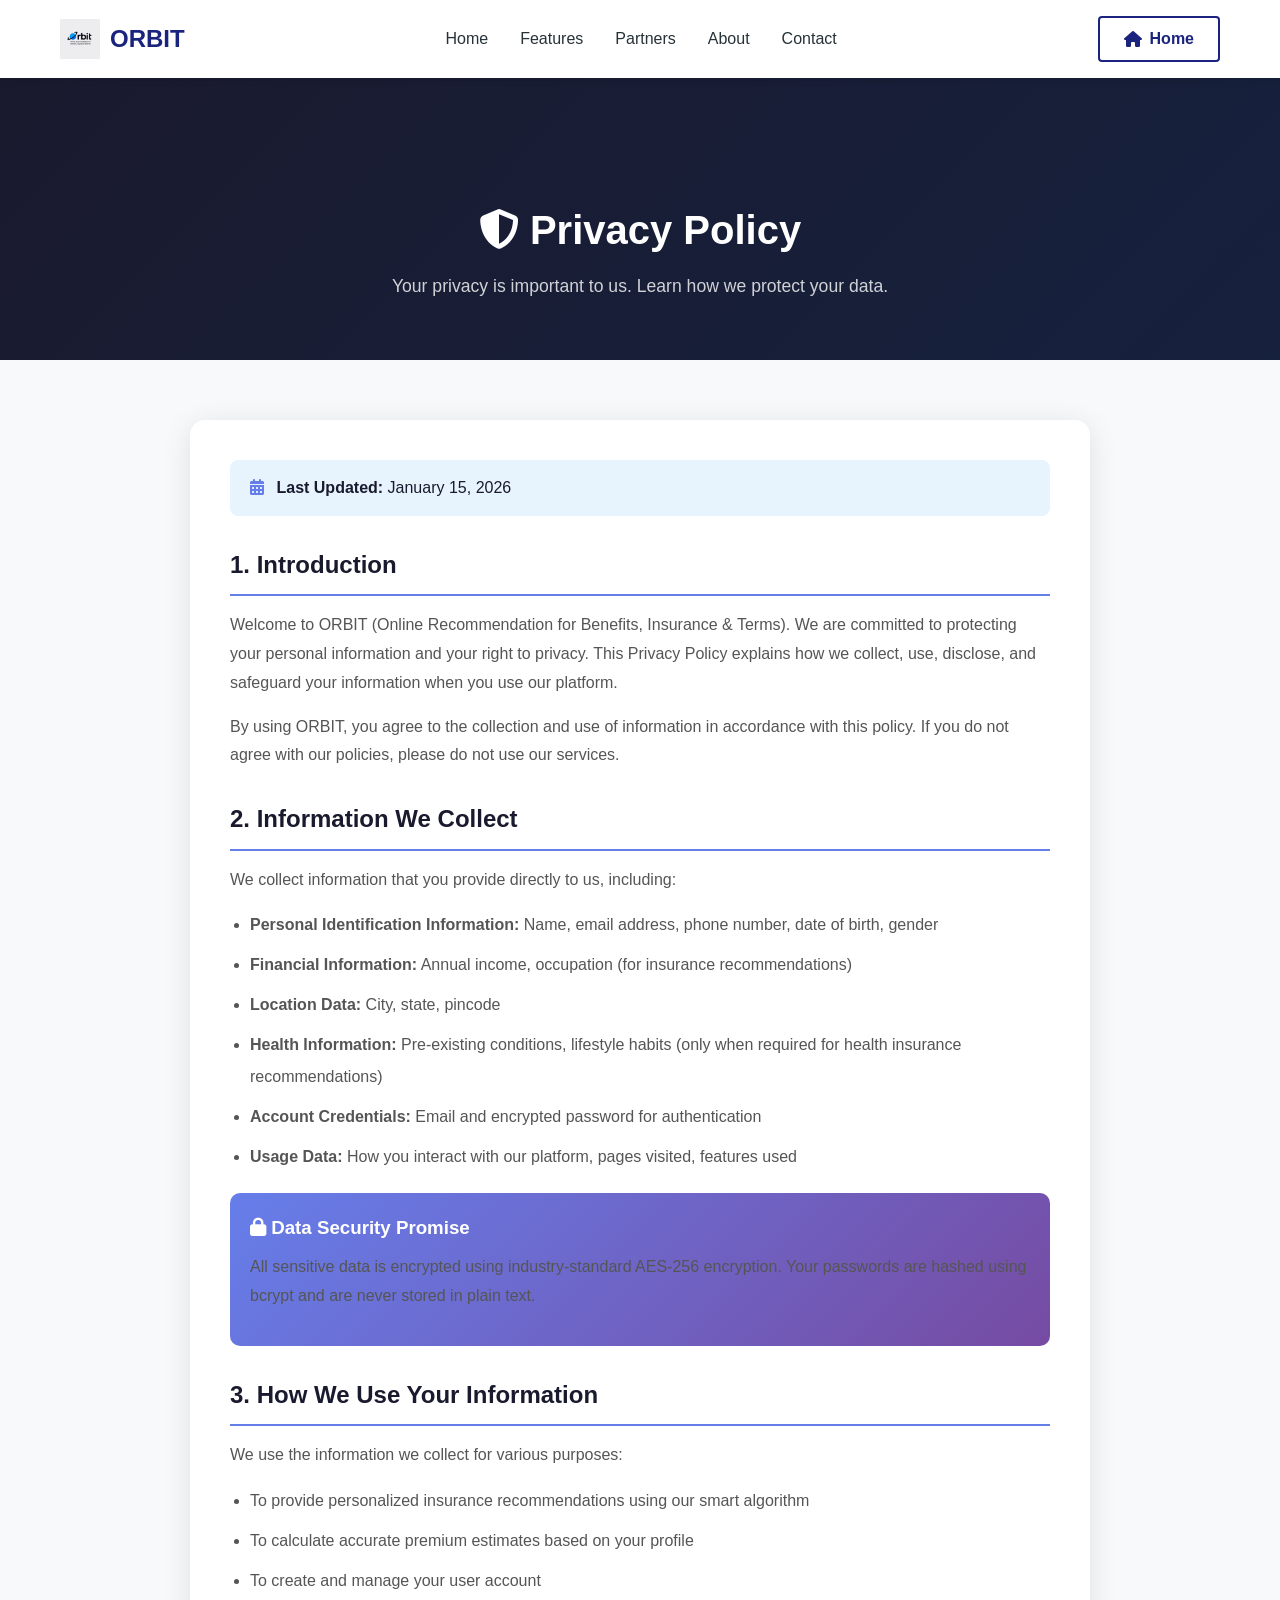
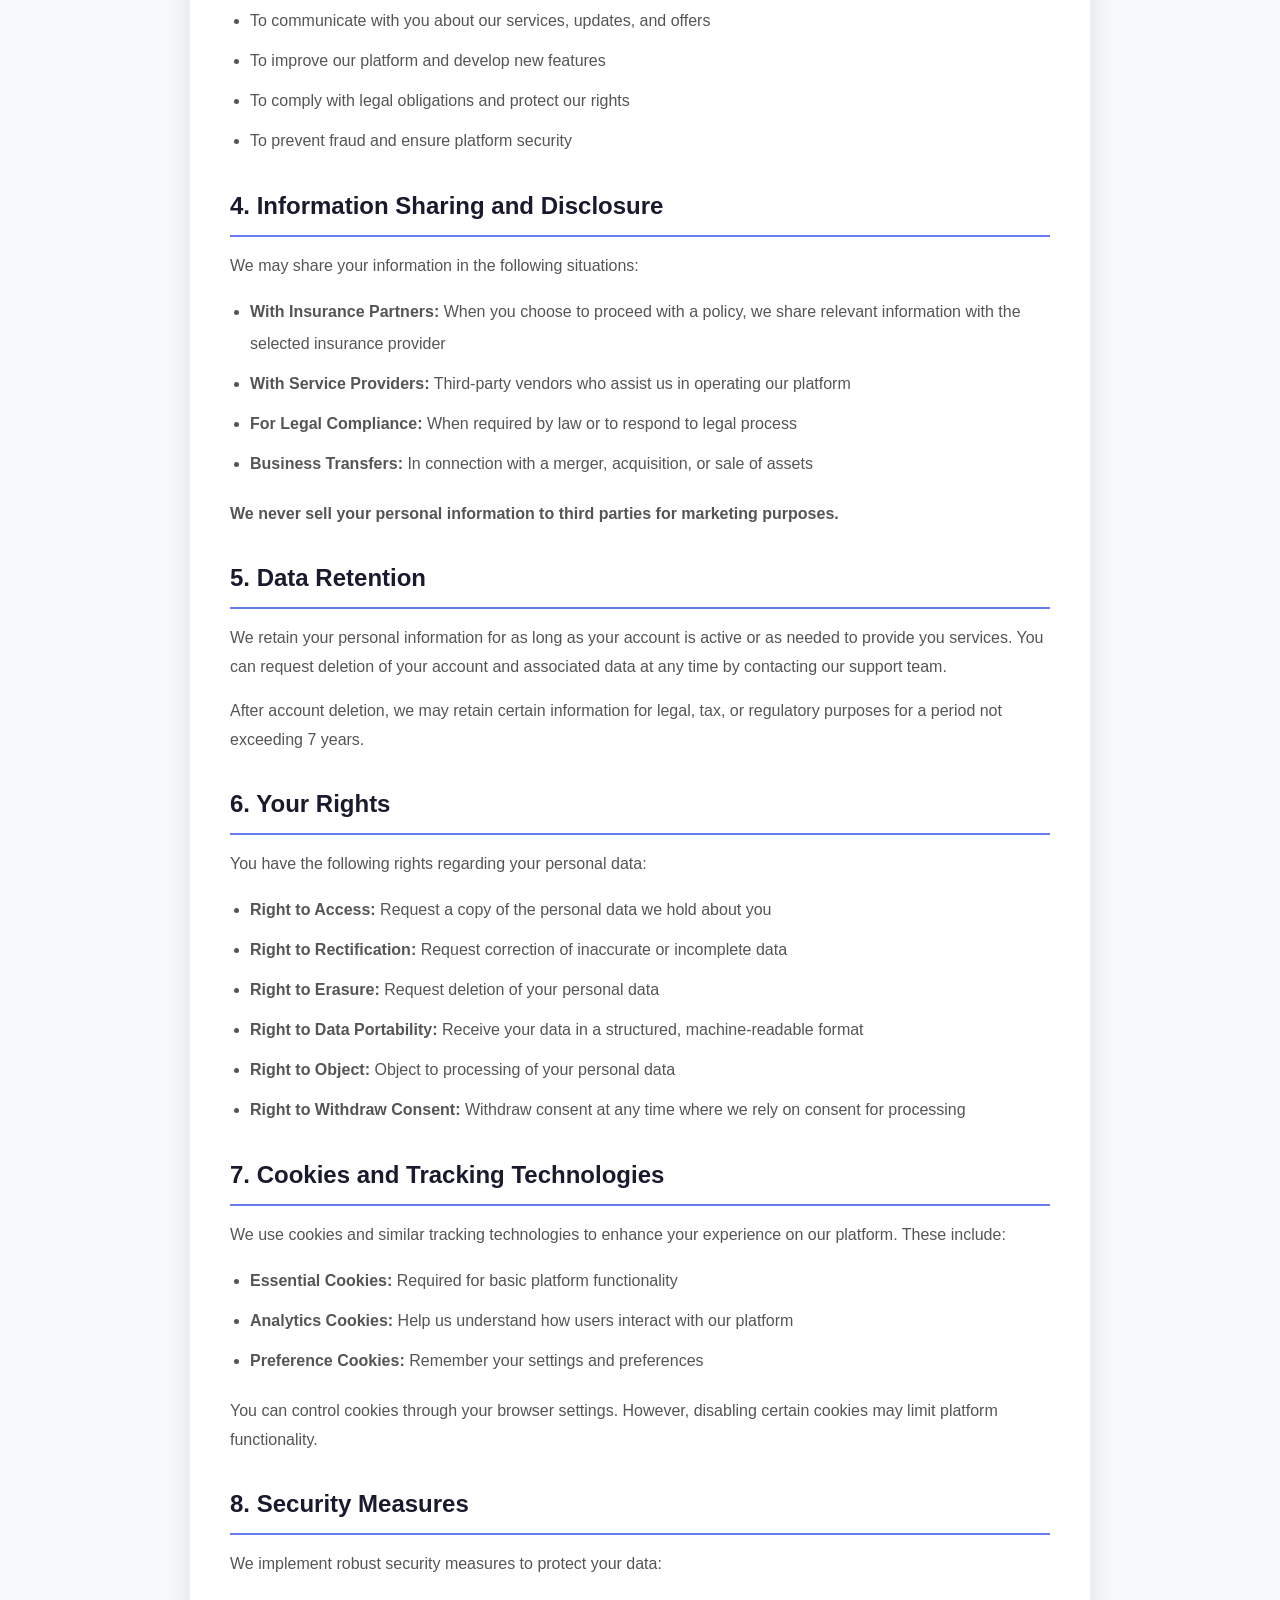
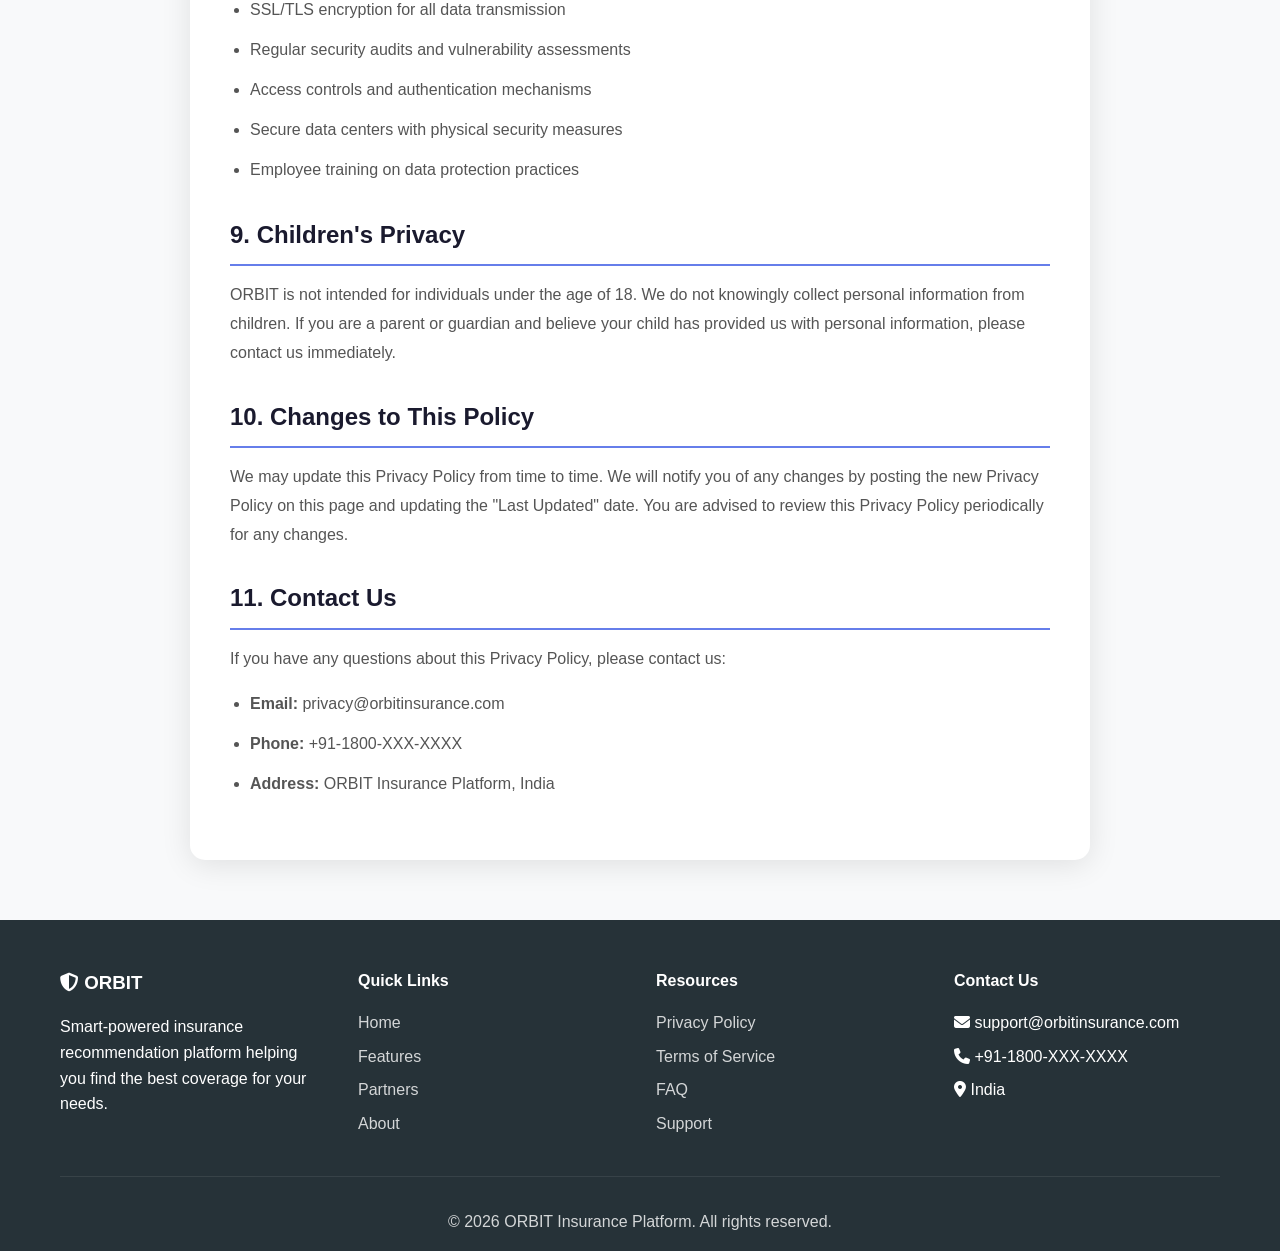
<file: frontend/privacy-policy.html>
<!DOCTYPE html>
<html lang="en">
<head>
    <meta charset="UTF-8">
    <meta name="viewport" content="width=device-width, initial-scale=1.0">
    <title>Privacy Policy - ORBIT</title>
    <link rel="stylesheet" href="styles/main.css">
    <link rel="stylesheet" href="styles/responsive.css">
    <link rel="stylesheet" href="https://cdnjs.cloudflare.com/ajax/libs/font-awesome/6.4.0/css/all.min.css">
    <style>
        .page-header {
            background: linear-gradient(135deg, #1a1a2e 0%, #16213e 100%);
            padding: 120px 0 60px;
            text-align: center;
            color: #fff;
        }
        .page-header h1 {
            font-size: 2.5rem;
            margin-bottom: 10px;
        }
        .page-header p {
            opacity: 0.8;
            font-size: 1.1rem;
        }
        .back-btn {
            display: inline-flex;
            align-items: center;
            gap: 8px;
            background: rgba(255,255,255,0.1);
            color: #fff;
            padding: 10px 20px;
            border-radius: 30px;
            text-decoration: none;
            margin-bottom: 20px;
            transition: all 0.3s ease;
            border: 1px solid rgba(255,255,255,0.2);
        }
        .back-btn:hover {
            background: rgba(255,255,255,0.2);
            transform: translateX(-5px);
        }
        .content-section {
            padding: 60px 0;
            background: #f8f9fa;
            min-height: 60vh;
        }
        .content-card {
            background: #fff;
            border-radius: 15px;
            padding: 40px;
            box-shadow: 0 5px 30px rgba(0,0,0,0.1);
            max-width: 900px;
            margin: 0 auto;
        }
        .content-card h2 {
            color: #1a1a2e;
            margin-top: 30px;
            margin-bottom: 15px;
            font-size: 1.5rem;
            border-bottom: 2px solid #667eea;
            padding-bottom: 10px;
        }
        .content-card h2:first-child {
            margin-top: 0;
        }
        .content-card p {
            color: #555;
            line-height: 1.8;
            margin-bottom: 15px;
        }
        .content-card ul {
            color: #555;
            line-height: 2;
            margin-left: 20px;
            margin-bottom: 20px;
        }
        .content-card ul li {
            margin-bottom: 8px;
        }
        .last-updated {
            background: #e8f4fd;
            padding: 15px 20px;
            border-radius: 8px;
            color: #1a1a2e;
            margin-bottom: 30px;
        }
        .last-updated i {
            color: #667eea;
            margin-right: 8px;
        }
        .highlight-box {
            background: linear-gradient(135deg, #667eea 0%, #764ba2 100%);
            color: #fff;
            padding: 20px;
            border-radius: 10px;
            margin: 20px 0;
        }
        .highlight-box h3 {
            margin-bottom: 10px;
        }
    </style>
</head>
<body>
    <!-- Header -->
    <header class="header">
        <nav class="navbar">
            <div class="container">
                <div class="nav-brand">
                    <img src="assets/images/logo.png" alt="ORBIT" style="height: 40px;">
                    <span>ORBIT</span>
                </div>
                <ul class="nav-menu" id="navMenu">
                    <li><a href="index.html#home" class="nav-link">Home</a></li>
                    <li><a href="index.html#features" class="nav-link">Features</a></li>
                    <li><a href="index.html#partners" class="nav-link">Partners</a></li>
                    <li><a href="index.html#about" class="nav-link">About</a></li>
                    <li><a href="index.html#contact" class="nav-link">Contact</a></li>
                </ul>
                <div class="nav-buttons">
                    <button class="btn btn-outline" onclick="window.location.href='index.html'">
                        <i class="fas fa-home"></i> Home
                    </button>
                </div>
                <div class="hamburger" id="hamburger">
                    <span></span>
                    <span></span>
                    <span></span>
                </div>
            </div>
        </nav>
    </header>

    <!-- Page Header -->
    <section class="page-header">
        <div class="container">
            <!-- Back button removed -->
            <h1><i class="fas fa-shield-alt"></i> Privacy Policy</h1>
            <p>Your privacy is important to us. Learn how we protect your data.</p>
        </div>
    </section>

    <!-- Content Section -->
    <section class="content-section">
        <div class="container">
            <div class="content-card">
                <div class="last-updated">
                    <i class="fas fa-calendar-alt"></i>
                    <strong>Last Updated:</strong> January 15, 2026
                </div>

                <h2>1. Introduction</h2>
                <p>Welcome to ORBIT (Online Recommendation for Benefits, Insurance & Terms). We are committed to protecting your personal information and your right to privacy. This Privacy Policy explains how we collect, use, disclose, and safeguard your information when you use our platform.</p>
                <p>By using ORBIT, you agree to the collection and use of information in accordance with this policy. If you do not agree with our policies, please do not use our services.</p>

                <h2>2. Information We Collect</h2>
                <p>We collect information that you provide directly to us, including:</p>
                <ul>
                    <li><strong>Personal Identification Information:</strong> Name, email address, phone number, date of birth, gender</li>
                    <li><strong>Financial Information:</strong> Annual income, occupation (for insurance recommendations)</li>
                    <li><strong>Location Data:</strong> City, state, pincode</li>
                    <li><strong>Health Information:</strong> Pre-existing conditions, lifestyle habits (only when required for health insurance recommendations)</li>
                    <li><strong>Account Credentials:</strong> Email and encrypted password for authentication</li>
                    <li><strong>Usage Data:</strong> How you interact with our platform, pages visited, features used</li>
                </ul>

                <div class="highlight-box">
                    <h3><i class="fas fa-lock"></i> Data Security Promise</h3>
                    <p>All sensitive data is encrypted using industry-standard AES-256 encryption. Your passwords are hashed using bcrypt and are never stored in plain text.</p>
                </div>

                <h2>3. How We Use Your Information</h2>
                <p>We use the information we collect for various purposes:</p>
                <ul>
                    <!-- Replaced AI with smart -->
                    <li>To provide personalized insurance recommendations using our smart algorithm</li>
                    <li>To calculate accurate premium estimates based on your profile</li>
                    <li>To create and manage your user account</li>
                    <li>To communicate with you about our services, updates, and offers</li>
                    <li>To improve our platform and develop new features</li>
                    <li>To comply with legal obligations and protect our rights</li>
                    <li>To prevent fraud and ensure platform security</li>
                </ul>

                <h2>4. Information Sharing and Disclosure</h2>
                <p>We may share your information in the following situations:</p>
                <ul>
                    <li><strong>With Insurance Partners:</strong> When you choose to proceed with a policy, we share relevant information with the selected insurance provider</li>
                    <li><strong>With Service Providers:</strong> Third-party vendors who assist us in operating our platform</li>
                    <li><strong>For Legal Compliance:</strong> When required by law or to respond to legal process</li>
                    <li><strong>Business Transfers:</strong> In connection with a merger, acquisition, or sale of assets</li>
                </ul>
                <p><strong>We never sell your personal information to third parties for marketing purposes.</strong></p>

                <h2>5. Data Retention</h2>
                <p>We retain your personal information for as long as your account is active or as needed to provide you services. You can request deletion of your account and associated data at any time by contacting our support team.</p>
                <p>After account deletion, we may retain certain information for legal, tax, or regulatory purposes for a period not exceeding 7 years.</p>

                <h2>6. Your Rights</h2>
                <p>You have the following rights regarding your personal data:</p>
                <ul>
                    <li><strong>Right to Access:</strong> Request a copy of the personal data we hold about you</li>
                    <li><strong>Right to Rectification:</strong> Request correction of inaccurate or incomplete data</li>
                    <li><strong>Right to Erasure:</strong> Request deletion of your personal data</li>
                    <li><strong>Right to Data Portability:</strong> Receive your data in a structured, machine-readable format</li>
                    <li><strong>Right to Object:</strong> Object to processing of your personal data</li>
                    <li><strong>Right to Withdraw Consent:</strong> Withdraw consent at any time where we rely on consent for processing</li>
                </ul>

                <h2>7. Cookies and Tracking Technologies</h2>
                <p>We use cookies and similar tracking technologies to enhance your experience on our platform. These include:</p>
                <ul>
                    <li><strong>Essential Cookies:</strong> Required for basic platform functionality</li>
                    <li><strong>Analytics Cookies:</strong> Help us understand how users interact with our platform</li>
                    <li><strong>Preference Cookies:</strong> Remember your settings and preferences</li>
                </ul>
                <p>You can control cookies through your browser settings. However, disabling certain cookies may limit platform functionality.</p>

                <h2>8. Security Measures</h2>
                <p>We implement robust security measures to protect your data:</p>
                <ul>
                    <li>SSL/TLS encryption for all data transmission</li>
                    <li>Regular security audits and vulnerability assessments</li>
                    <li>Access controls and authentication mechanisms</li>
                    <li>Secure data centers with physical security measures</li>
                    <li>Employee training on data protection practices</li>
                </ul>

                <h2>9. Children's Privacy</h2>
                <p>ORBIT is not intended for individuals under the age of 18. We do not knowingly collect personal information from children. If you are a parent or guardian and believe your child has provided us with personal information, please contact us immediately.</p>

                <h2>10. Changes to This Policy</h2>
                <p>We may update this Privacy Policy from time to time. We will notify you of any changes by posting the new Privacy Policy on this page and updating the "Last Updated" date. You are advised to review this Privacy Policy periodically for any changes.</p>

                <h2>11. Contact Us</h2>
                <p>If you have any questions about this Privacy Policy, please contact us:</p>
                <ul>
                    <li><strong>Email:</strong> privacy@orbitinsurance.com</li>
                    <li><strong>Phone:</strong> +91-1800-XXX-XXXX</li>
                    <li><strong>Address:</strong> ORBIT Insurance Platform, India</li>
                </ul>
            </div>
        </div>
    </section>

    <!-- Footer -->
    <footer class="footer">
        <div class="container">
            <div class="footer-grid">
                <div class="footer-col">
                    <h3><i class="fas fa-shield-alt"></i> ORBIT</h3>
                    <!-- Replaced AI-powered with Smart-powered -->
                    <p>Smart-powered insurance recommendation platform helping you find the best coverage for your needs.</p>
                </div>
                <div class="footer-col">
                    <h4>Quick Links</h4>
                    <ul>
                        <li><a href="index.html#home">Home</a></li>
                        <li><a href="index.html#features">Features</a></li>
                        <li><a href="index.html#partners">Partners</a></li>
                        <li><a href="index.html#about">About</a></li>
                    </ul>
                </div>
                <div class="footer-col">
                    <h4>Resources</h4>
                    <ul>
                        <li><a href="privacy-policy.html">Privacy Policy</a></li>
                        <li><a href="terms-of-service.html">Terms of Service</a></li>
                        <li><a href="faq.html">FAQ</a></li>
                        <li><a href="support.html">Support</a></li>
                    </ul>
                </div>
                <div class="footer-col">
                    <h4>Contact Us</h4>
                    <ul>
                        <li><i class="fas fa-envelope"></i> support@orbitinsurance.com</li>
                        <li><i class="fas fa-phone"></i> +91-1800-XXX-XXXX</li>
                        <li><i class="fas fa-map-marker-alt"></i> India</li>
                    </ul>
                </div>
            </div>
            <div class="footer-bottom">
                <p>&copy; 2026 ORBIT Insurance Platform. All rights reserved.</p>
            </div>
        </div>
    </footer>

    <script>
        // Hamburger menu toggle
        const hamburger = document.getElementById('hamburger');
        const navMenu = document.getElementById('navMenu');
        
        hamburger.addEventListener('click', () => {
            hamburger.classList.toggle('active');
            navMenu.classList.toggle('active');
        });
    </script>
</body>
</html>
</file>
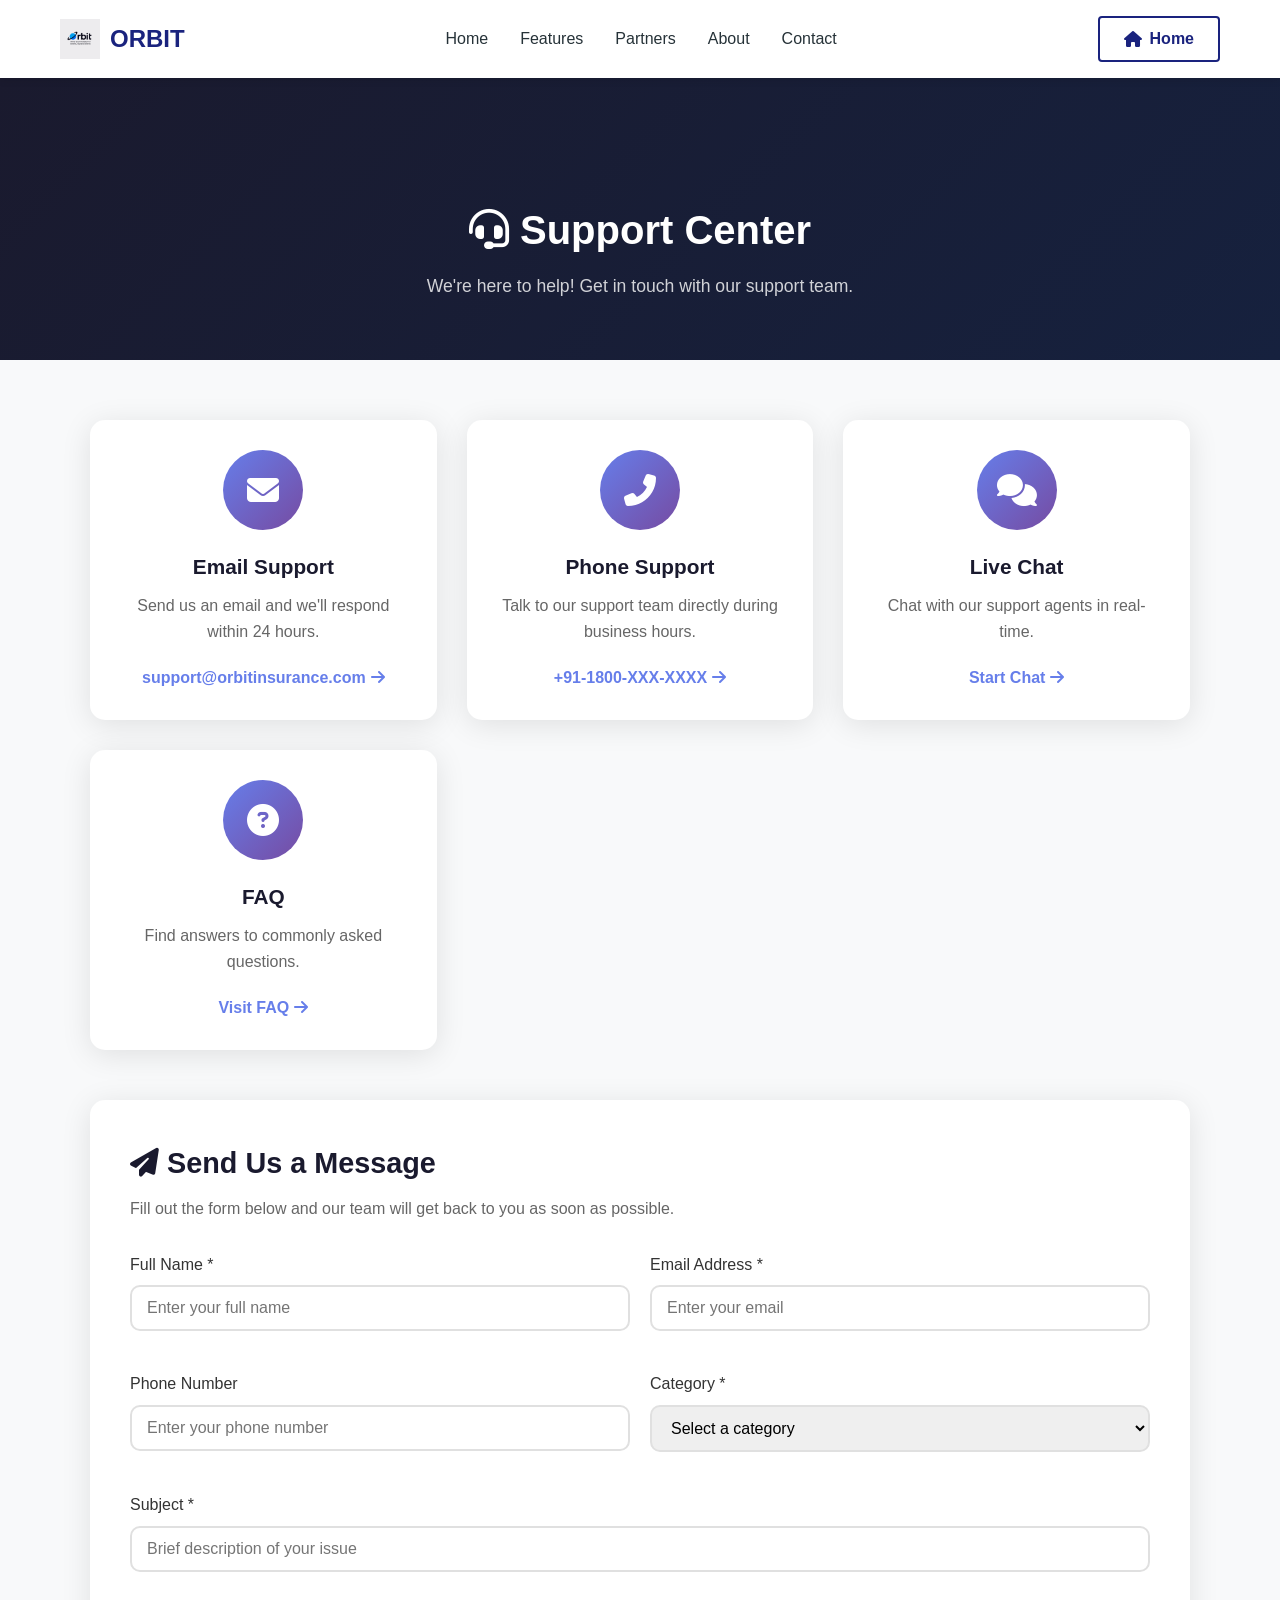
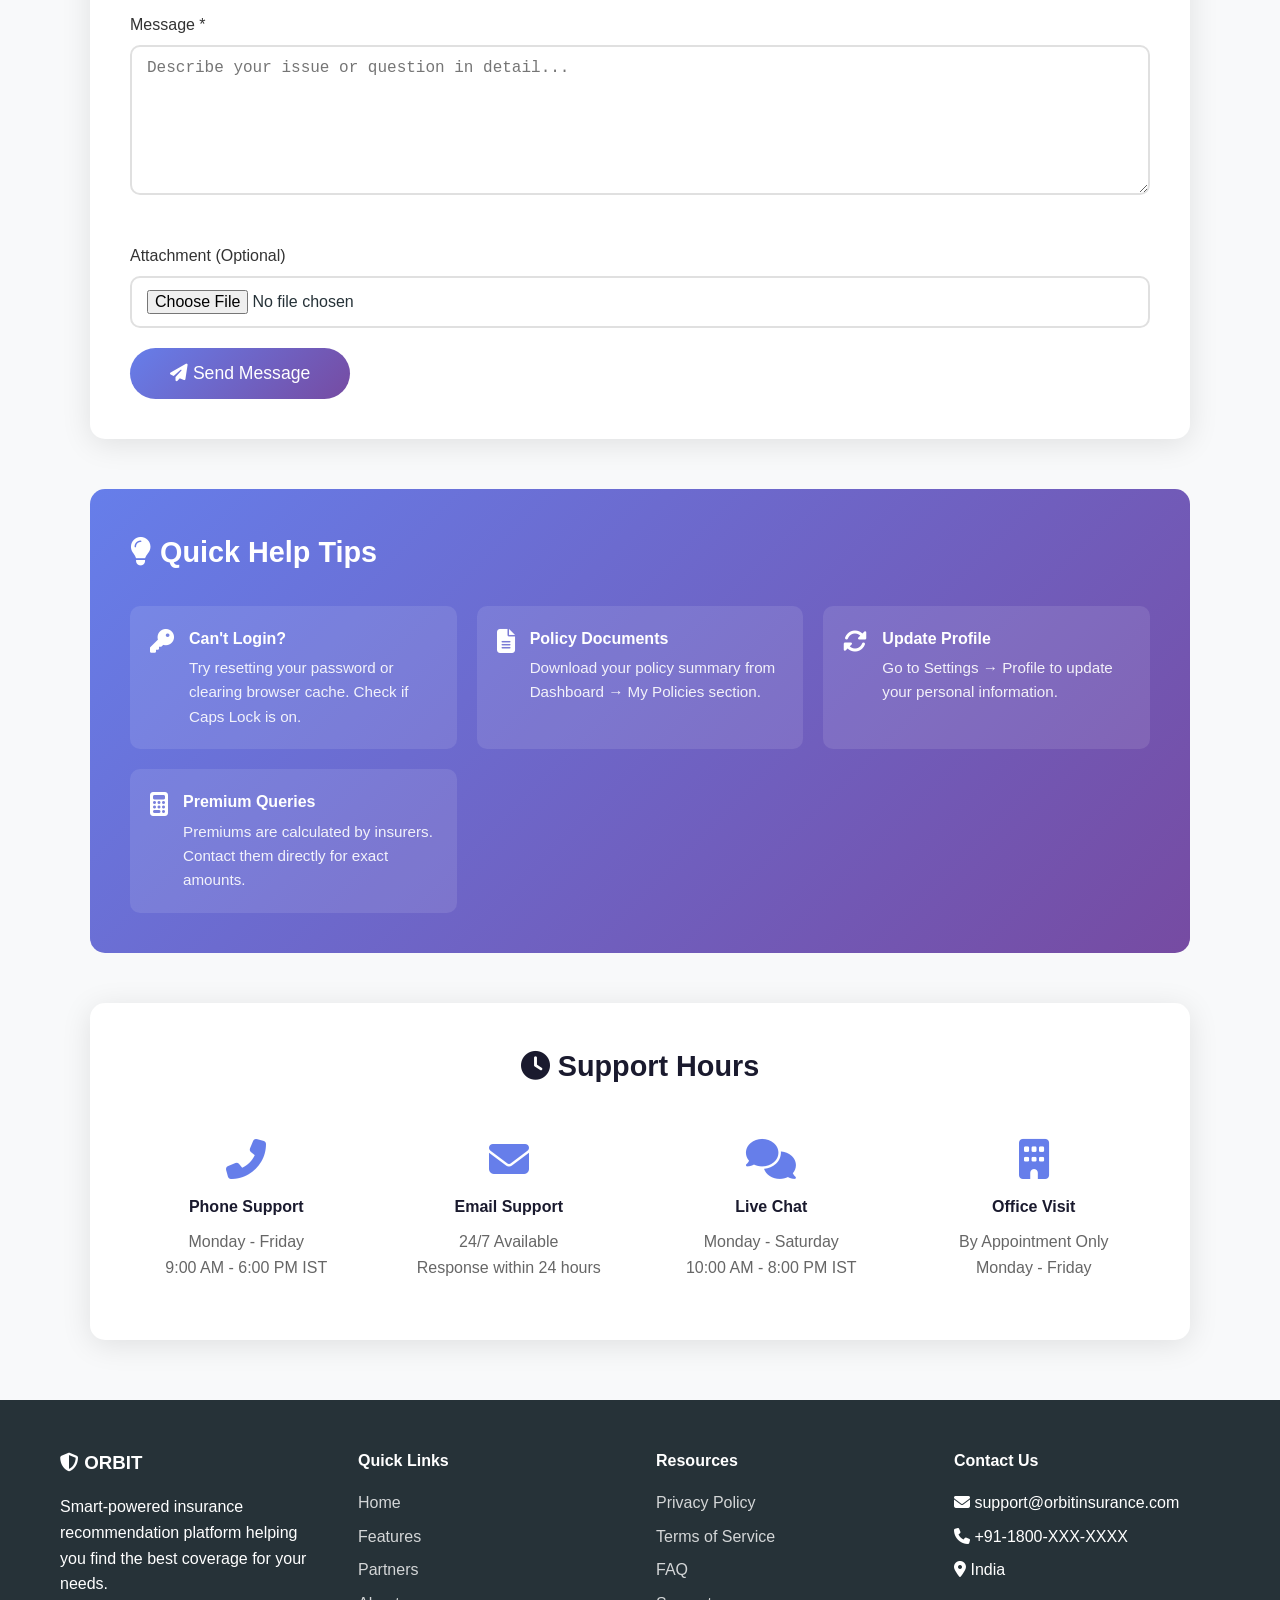
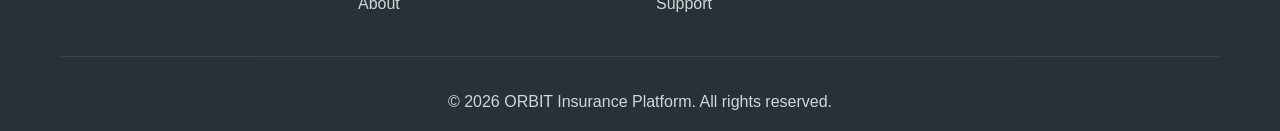
<file: frontend/support.html>
<!DOCTYPE html>
<html lang="en">
<head>
    <meta charset="UTF-8">
    <meta name="viewport" content="width=device-width, initial-scale=1.0">
    <title>Support - ORBIT</title>
    <link rel="stylesheet" href="styles/main.css">
    <link rel="stylesheet" href="styles/responsive.css">
    <link rel="stylesheet" href="https://cdnjs.cloudflare.com/ajax/libs/font-awesome/6.4.0/css/all.min.css">
    <style>
        .page-header {
            background: linear-gradient(135deg, #1a1a2e 0%, #16213e 100%);
            padding: 120px 0 60px;
            text-align: center;
            color: #fff;
        }
        .page-header h1 {
            font-size: 2.5rem;
            margin-bottom: 10px;
        }
        .page-header p {
            opacity: 0.8;
            font-size: 1.1rem;
        }
        .back-btn {
            display: inline-flex;
            align-items: center;
            gap: 8px;
            background: rgba(255,255,255,0.1);
            color: #fff;
            padding: 10px 20px;
            border-radius: 30px;
            text-decoration: none;
            margin-bottom: 20px;
            transition: all 0.3s ease;
            border: 1px solid rgba(255,255,255,0.2);
        }
        .back-btn:hover {
            background: rgba(255,255,255,0.2);
            transform: translateX(-5px);
        }
        .content-section {
            padding: 60px 0;
            background: #f8f9fa;
            min-height: 60vh;
        }
        .support-container {
            max-width: 1100px;
            margin: 0 auto;
        }
        .support-grid {
            display: grid;
            grid-template-columns: repeat(auto-fit, minmax(300px, 1fr));
            gap: 30px;
            margin-bottom: 50px;
        }
        .support-card {
            background: #fff;
            border-radius: 15px;
            padding: 30px;
            text-align: center;
            box-shadow: 0 5px 30px rgba(0,0,0,0.1);
            transition: transform 0.3s ease, box-shadow 0.3s ease;
        }
        .support-card:hover {
            transform: translateY(-10px);
            box-shadow: 0 15px 40px rgba(0,0,0,0.15);
        }
        .support-card .icon {
            width: 80px;
            height: 80px;
            background: linear-gradient(135deg, #667eea 0%, #764ba2 100%);
            border-radius: 50%;
            display: flex;
            align-items: center;
            justify-content: center;
            margin: 0 auto 20px;
        }
        .support-card .icon i {
            font-size: 2rem;
            color: #fff;
        }
        .support-card h3 {
            color: #1a1a2e;
            margin-bottom: 10px;
            font-size: 1.3rem;
        }
        .support-card p {
            color: #666;
            margin-bottom: 20px;
            line-height: 1.6;
        }
        .support-card a {
            color: #667eea;
            text-decoration: none;
            font-weight: 600;
            display: inline-flex;
            align-items: center;
            gap: 5px;
            transition: gap 0.3s ease;
        }
        .support-card a:hover {
            gap: 10px;
        }
        .contact-form-section {
            background: #fff;
            border-radius: 15px;
            padding: 40px;
            box-shadow: 0 5px 30px rgba(0,0,0,0.1);
        }
        .contact-form-section h2 {
            color: #1a1a2e;
            margin-bottom: 10px;
            font-size: 1.8rem;
        }
        .contact-form-section > p {
            color: #666;
            margin-bottom: 30px;
        }
        .form-grid {
            display: grid;
            grid-template-columns: repeat(2, 1fr);
            gap: 20px;
        }
        .form-group {
            margin-bottom: 20px;
        }
        .form-group.full-width {
            grid-column: span 2;
        }
        .form-group label {
            display: block;
            margin-bottom: 8px;
            color: #333;
            font-weight: 500;
        }
        .form-group input,
        .form-group select,
        .form-group textarea {
            width: 100%;
            padding: 12px 15px;
            border: 2px solid #e0e0e0;
            border-radius: 10px;
            font-size: 1rem;
            transition: border-color 0.3s ease, box-shadow 0.3s ease;
        }
        .form-group input:focus,
        .form-group select:focus,
        .form-group textarea:focus {
            outline: none;
            border-color: #667eea;
            box-shadow: 0 0 0 3px rgba(102, 126, 234, 0.1);
        }
        .form-group textarea {
            min-height: 150px;
            resize: vertical;
        }
        .submit-btn {
            background: linear-gradient(135deg, #667eea 0%, #764ba2 100%);
            color: #fff;
            border: none;
            padding: 15px 40px;
            font-size: 1.1rem;
            border-radius: 30px;
            cursor: pointer;
            transition: transform 0.3s ease, box-shadow 0.3s ease;
        }
        .submit-btn:hover {
            transform: translateY(-3px);
            box-shadow: 0 10px 30px rgba(102, 126, 234, 0.4);
        }
        .quick-help {
            background: linear-gradient(135deg, #667eea 0%, #764ba2 100%);
            border-radius: 15px;
            padding: 40px;
            margin-top: 50px;
            color: #fff;
        }
        .quick-help h2 {
            margin-bottom: 30px;
            font-size: 1.8rem;
        }
        .quick-help-grid {
            display: grid;
            grid-template-columns: repeat(auto-fit, minmax(250px, 1fr));
            gap: 20px;
        }
        .quick-help-item {
            background: rgba(255,255,255,0.1);
            padding: 20px;
            border-radius: 10px;
            display: flex;
            align-items: flex-start;
            gap: 15px;
        }
        .quick-help-item i {
            font-size: 1.5rem;
            margin-top: 3px;
        }
        .quick-help-item h4 {
            margin-bottom: 5px;
        }
        .quick-help-item p {
            opacity: 0.9;
            font-size: 0.95rem;
            margin: 0;
        }
        .office-hours {
            background: #fff;
            border-radius: 15px;
            padding: 40px;
            margin-top: 50px;
            box-shadow: 0 5px 30px rgba(0,0,0,0.1);
        }
        .office-hours h2 {
            color: #1a1a2e;
            margin-bottom: 30px;
            font-size: 1.8rem;
            text-align: center;
        }
        .hours-grid {
            display: grid;
            grid-template-columns: repeat(auto-fit, minmax(200px, 1fr));
            gap: 30px;
            text-align: center;
        }
        .hours-item {
            padding: 20px;
        }
        .hours-item i {
            font-size: 2.5rem;
            color: #667eea;
            margin-bottom: 15px;
        }
        .hours-item h4 {
            color: #1a1a2e;
            margin-bottom: 10px;
        }
        .hours-item p {
            color: #666;
            margin: 0;
        }
        .success-message {
            display: none;
            background: #d4edda;
            color: #155724;
            padding: 20px;
            border-radius: 10px;
            margin-bottom: 20px;
            text-align: center;
        }
        .success-message i {
            font-size: 2rem;
            margin-bottom: 10px;
        }
        @media (max-width: 768px) {
            .form-grid {
                grid-template-columns: 1fr;
            }
            .form-group.full-width {
                grid-column: span 1;
            }
        }
    </style>
</head>
<body>
    <!-- Header -->
    <header class="header">
        <nav class="navbar">
            <div class="container">
                <div class="nav-brand">
                    <img src="assets/images/logo.png" alt="ORBIT" style="height: 40px;">
                    <span>ORBIT</span>
                </div>
                <ul class="nav-menu" id="navMenu">
                    <li><a href="index.html#home" class="nav-link">Home</a></li>
                    <li><a href="index.html#features" class="nav-link">Features</a></li>
                    <li><a href="index.html#partners" class="nav-link">Partners</a></li>
                    <li><a href="index.html#about" class="nav-link">About</a></li>
                    <li><a href="index.html#contact" class="nav-link">Contact</a></li>
                </ul>
                <div class="nav-buttons">
                    <button class="btn btn-outline" onclick="window.location.href='index.html'">
                        <i class="fas fa-home"></i> Home
                    </button>
                </div>
                <div class="hamburger" id="hamburger">
                    <span></span>
                    <span></span>
                    <span></span>
                </div>
            </div>
        </nav>
    </header>

    <!-- Page Header -->
    <section class="page-header">
        <div class="container">
            <!-- Back button removed -->
            <h1><i class="fas fa-headset"></i> Support Center</h1>
            <p>We're here to help! Get in touch with our support team.</p>
        </div>
    </section>

    <!-- Content Section -->
    <section class="content-section">
        <div class="container">
            <div class="support-container">
                <!-- Support Options -->
                <div class="support-grid">
                    <div class="support-card">
                        <div class="icon">
                            <i class="fas fa-envelope"></i>
                        </div>
                        <h3>Email Support</h3>
                        <p>Send us an email and we'll respond within 24 hours.</p>
                        <a href="mailto:support@orbitinsurance.com">
                            support@orbitinsurance.com <i class="fas fa-arrow-right"></i>
                        </a>
                    </div>
                    <div class="support-card">
                        <div class="icon">
                            <i class="fas fa-phone-alt"></i>
                        </div>
                        <h3>Phone Support</h3>
                        <p>Talk to our support team directly during business hours.</p>
                        <a href="tel:+911800XXXXXXX">
                            +91-1800-XXX-XXXX <i class="fas fa-arrow-right"></i>
                        </a>
                    </div>
                    <div class="support-card">
                        <div class="icon">
                            <i class="fas fa-comments"></i>
                        </div>
                        <h3>Live Chat</h3>
                        <p>Chat with our support agents in real-time.</p>
                        <a href="#" onclick="alert('Live chat coming soon!')">
                            Start Chat <i class="fas fa-arrow-right"></i>
                        </a>
                    </div>
                    <div class="support-card">
                        <div class="icon">
                            <i class="fas fa-question-circle"></i>
                        </div>
                        <h3>FAQ</h3>
                        <p>Find answers to commonly asked questions.</p>
                        <a href="faq.html">
                            Visit FAQ <i class="fas fa-arrow-right"></i>
                        </a>
                    </div>
                </div>

                <!-- Contact Form -->
                <div class="contact-form-section">
                    <h2><i class="fas fa-paper-plane"></i> Send Us a Message</h2>
                    <p>Fill out the form below and our team will get back to you as soon as possible.</p>
                    
                    <div class="success-message" id="successMessage">
                        <i class="fas fa-check-circle"></i>
                        <h3>Message Sent Successfully!</h3>
                        <p>Thank you for contacting us. We'll respond to your inquiry within 24 hours.</p>
                    </div>

                    <form id="supportForm">
                        <div class="form-grid">
                            <div class="form-group">
                                <label for="name">Full Name *</label>
                                <input type="text" id="name" name="name" required placeholder="Enter your full name">
                            </div>
                            <div class="form-group">
                                <label for="email">Email Address *</label>
                                <input type="email" id="email" name="email" required placeholder="Enter your email">
                            </div>
                            <div class="form-group">
                                <label for="phone">Phone Number</label>
                                <input type="tel" id="phone" name="phone" placeholder="Enter your phone number">
                            </div>
                            <div class="form-group">
                                <label for="category">Category *</label>
                                <select id="category" name="category" required>
                                    <option value="">Select a category</option>
                                    <option value="account">Account Issues</option>
                                    <option value="recommendations">Recommendations</option>
                                    <option value="technical">Technical Support</option>
                                    <option value="billing">Billing & Payments</option>
                                    <option value="policy">Policy Related</option>
                                    <option value="feedback">Feedback & Suggestions</option>
                                    <option value="other">Other</option>
                                </select>
                            </div>
                            <div class="form-group full-width">
                                <label for="subject">Subject *</label>
                                <input type="text" id="subject" name="subject" required placeholder="Brief description of your issue">
                            </div>
                            <div class="form-group full-width">
                                <label for="message">Message *</label>
                                <textarea id="message" name="message" required placeholder="Describe your issue or question in detail..."></textarea>
                            </div>
                            <div class="form-group full-width">
                                <label for="attachment">Attachment (Optional)</label>
                                <input type="file" id="attachment" name="attachment" accept=".pdf,.jpg,.jpeg,.png,.doc,.docx">
                            </div>
                        </div>
                        <button type="submit" class="submit-btn">
                            <i class="fas fa-paper-plane"></i> Send Message
                        </button>
                    </form>
                </div>

                <!-- Quick Help -->
                <div class="quick-help">
                    <h2><i class="fas fa-lightbulb"></i> Quick Help Tips</h2>
                    <div class="quick-help-grid">
                        <div class="quick-help-item">
                            <i class="fas fa-key"></i>
                            <div>
                                <h4>Can't Login?</h4>
                                <p>Try resetting your password or clearing browser cache. Check if Caps Lock is on.</p>
                            </div>
                        </div>
                        <div class="quick-help-item">
                            <i class="fas fa-file-alt"></i>
                            <div>
                                <h4>Policy Documents</h4>
                                <p>Download your policy summary from Dashboard → My Policies section.</p>
                            </div>
                        </div>
                        <div class="quick-help-item">
                            <i class="fas fa-sync-alt"></i>
                            <div>
                                <h4>Update Profile</h4>
                                <p>Go to Settings → Profile to update your personal information.</p>
                            </div>
                        </div>
                        <div class="quick-help-item">
                            <i class="fas fa-calculator"></i>
                            <div>
                                <h4>Premium Queries</h4>
                                <p>Premiums are calculated by insurers. Contact them directly for exact amounts.</p>
                            </div>
                        </div>
                    </div>
                </div>

                <!-- Office Hours -->
                <div class="office-hours">
                    <h2><i class="fas fa-clock"></i> Support Hours</h2>
                    <div class="hours-grid">
                        <div class="hours-item">
                            <i class="fas fa-phone-alt"></i>
                            <h4>Phone Support</h4>
                            <p>Monday - Friday<br>9:00 AM - 6:00 PM IST</p>
                        </div>
                        <div class="hours-item">
                            <i class="fas fa-envelope"></i>
                            <h4>Email Support</h4>
                            <p>24/7 Available<br>Response within 24 hours</p>
                        </div>
                        <div class="hours-item">
                            <i class="fas fa-comments"></i>
                            <h4>Live Chat</h4>
                            <p>Monday - Saturday<br>10:00 AM - 8:00 PM IST</p>
                        </div>
                        <div class="hours-item">
                            <i class="fas fa-building"></i>
                            <h4>Office Visit</h4>
                            <p>By Appointment Only<br>Monday - Friday</p>
                        </div>
                    </div>
                </div>
            </div>
        </div>
    </section>

    <!-- Footer -->
    <footer class="footer">
        <div class="container">
            <div class="footer-grid">
                <div class="footer-col">
                    <h3><i class="fas fa-shield-alt"></i> ORBIT</h3>
                    <!-- Replaced AI-powered with Smart-powered -->
                    <p>Smart-powered insurance recommendation platform helping you find the best coverage for your needs.</p>
                </div>
                <div class="footer-col">
                    <h4>Quick Links</h4>
                    <ul>
                        <li><a href="index.html#home">Home</a></li>
                        <li><a href="index.html#features">Features</a></li>
                        <li><a href="index.html#partners">Partners</a></li>
                        <li><a href="index.html#about">About</a></li>
                    </ul>
                </div>
                <div class="footer-col">
                    <h4>Resources</h4>
                    <ul>
                        <li><a href="privacy-policy.html">Privacy Policy</a></li>
                        <li><a href="terms-of-service.html">Terms of Service</a></li>
                        <li><a href="faq.html">FAQ</a></li>
                        <li><a href="support.html">Support</a></li>
                    </ul>
                </div>
                <div class="footer-col">
                    <h4>Contact Us</h4>
                    <ul>
                        <li><i class="fas fa-envelope"></i> support@orbitinsurance.com</li>
                        <li><i class="fas fa-phone"></i> +91-1800-XXX-XXXX</li>
                        <li><i class="fas fa-map-marker-alt"></i> India</li>
                    </ul>
                </div>
            </div>
            <div class="footer-bottom">
                <p>&copy; 2026 ORBIT Insurance Platform. All rights reserved.</p>
            </div>
        </div>
    </footer>

    <script>
        // Hamburger menu toggle
        const hamburger = document.getElementById('hamburger');
        const navMenu = document.getElementById('navMenu');
        
        hamburger.addEventListener('click', () => {
            hamburger.classList.toggle('active');
            navMenu.classList.toggle('active');
        });

        // Form submission
        document.getElementById('supportForm').addEventListener('submit', function(e) {
            e.preventDefault();
            
            // Show success message
            document.getElementById('successMessage').style.display = 'block';
            
            // Reset form
            this.reset();
            
            // Scroll to success message
            document.getElementById('successMessage').scrollIntoView({ behavior: 'smooth' });
            
            // Hide success message after 5 seconds
            setTimeout(() => {
                document.getElementById('successMessage').style.display = 'none';
            }, 5000);
        });
    </script>
</body>
</html>
</file>
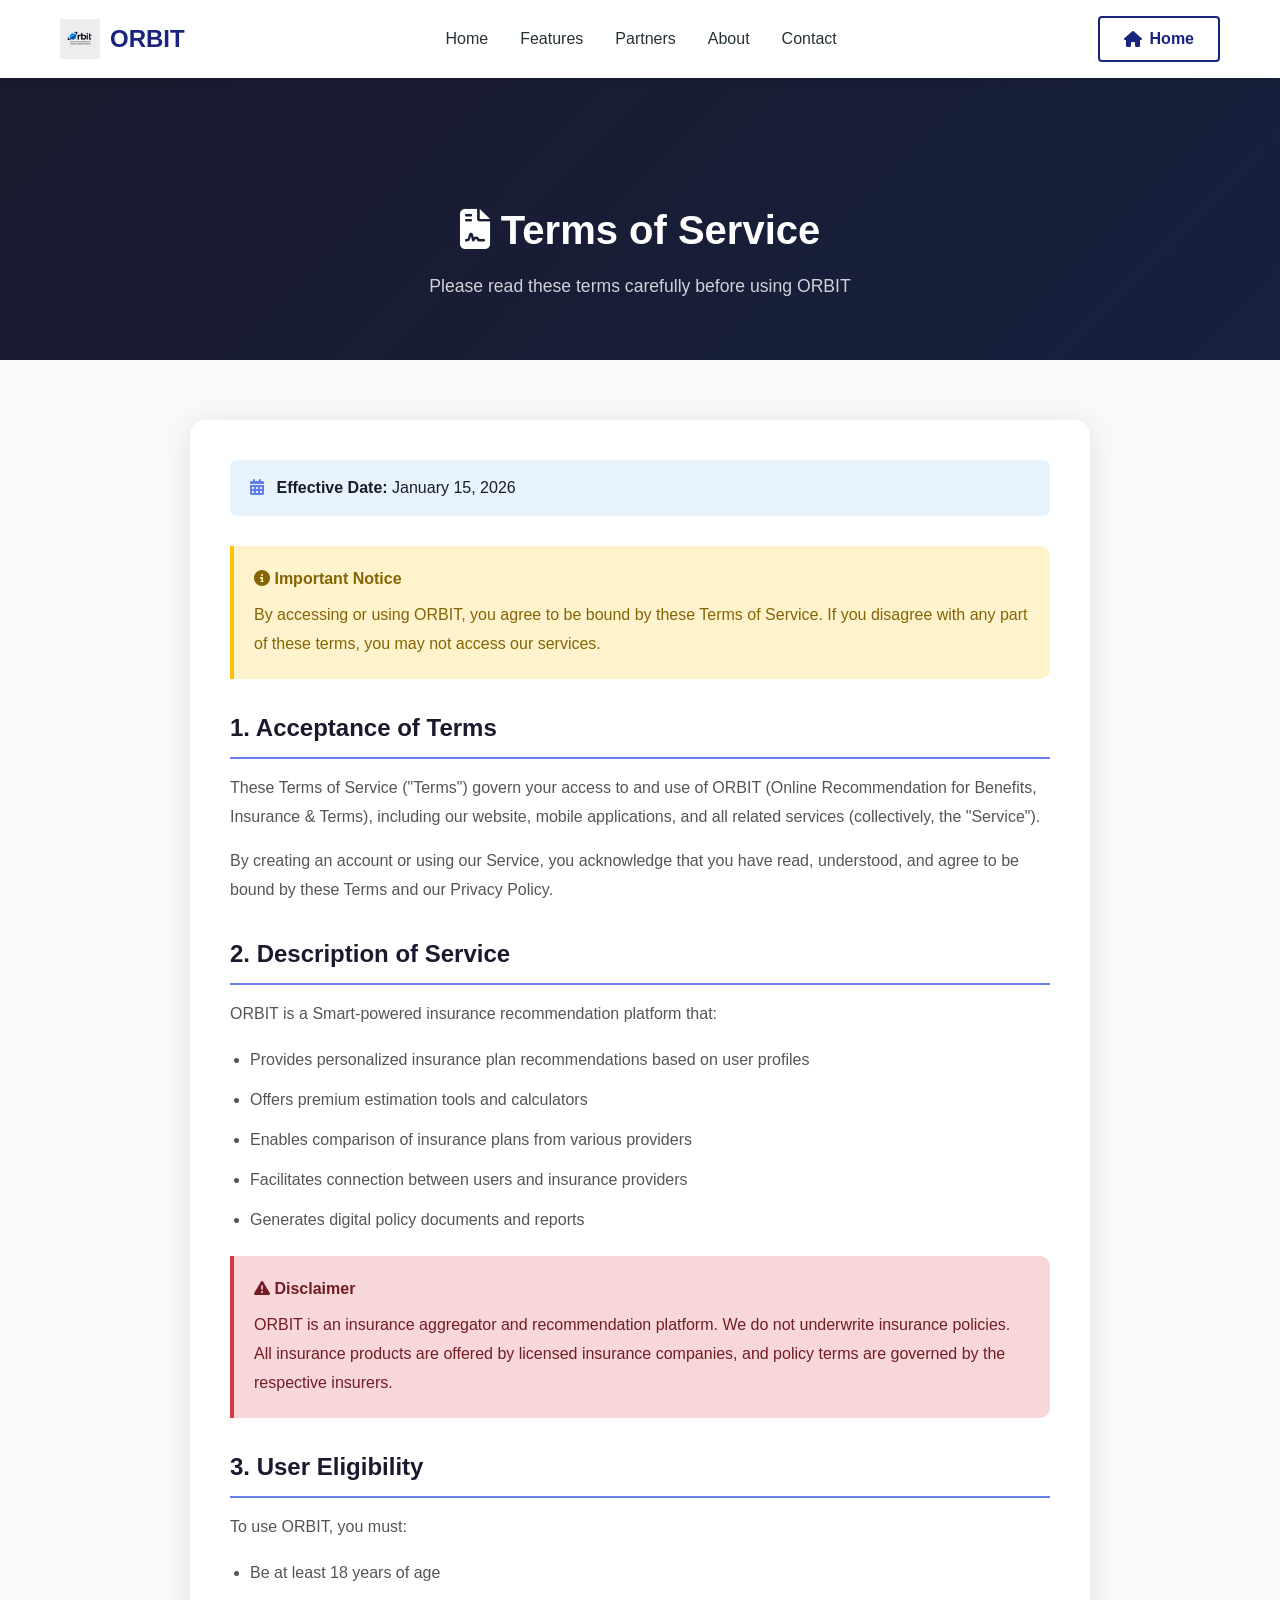
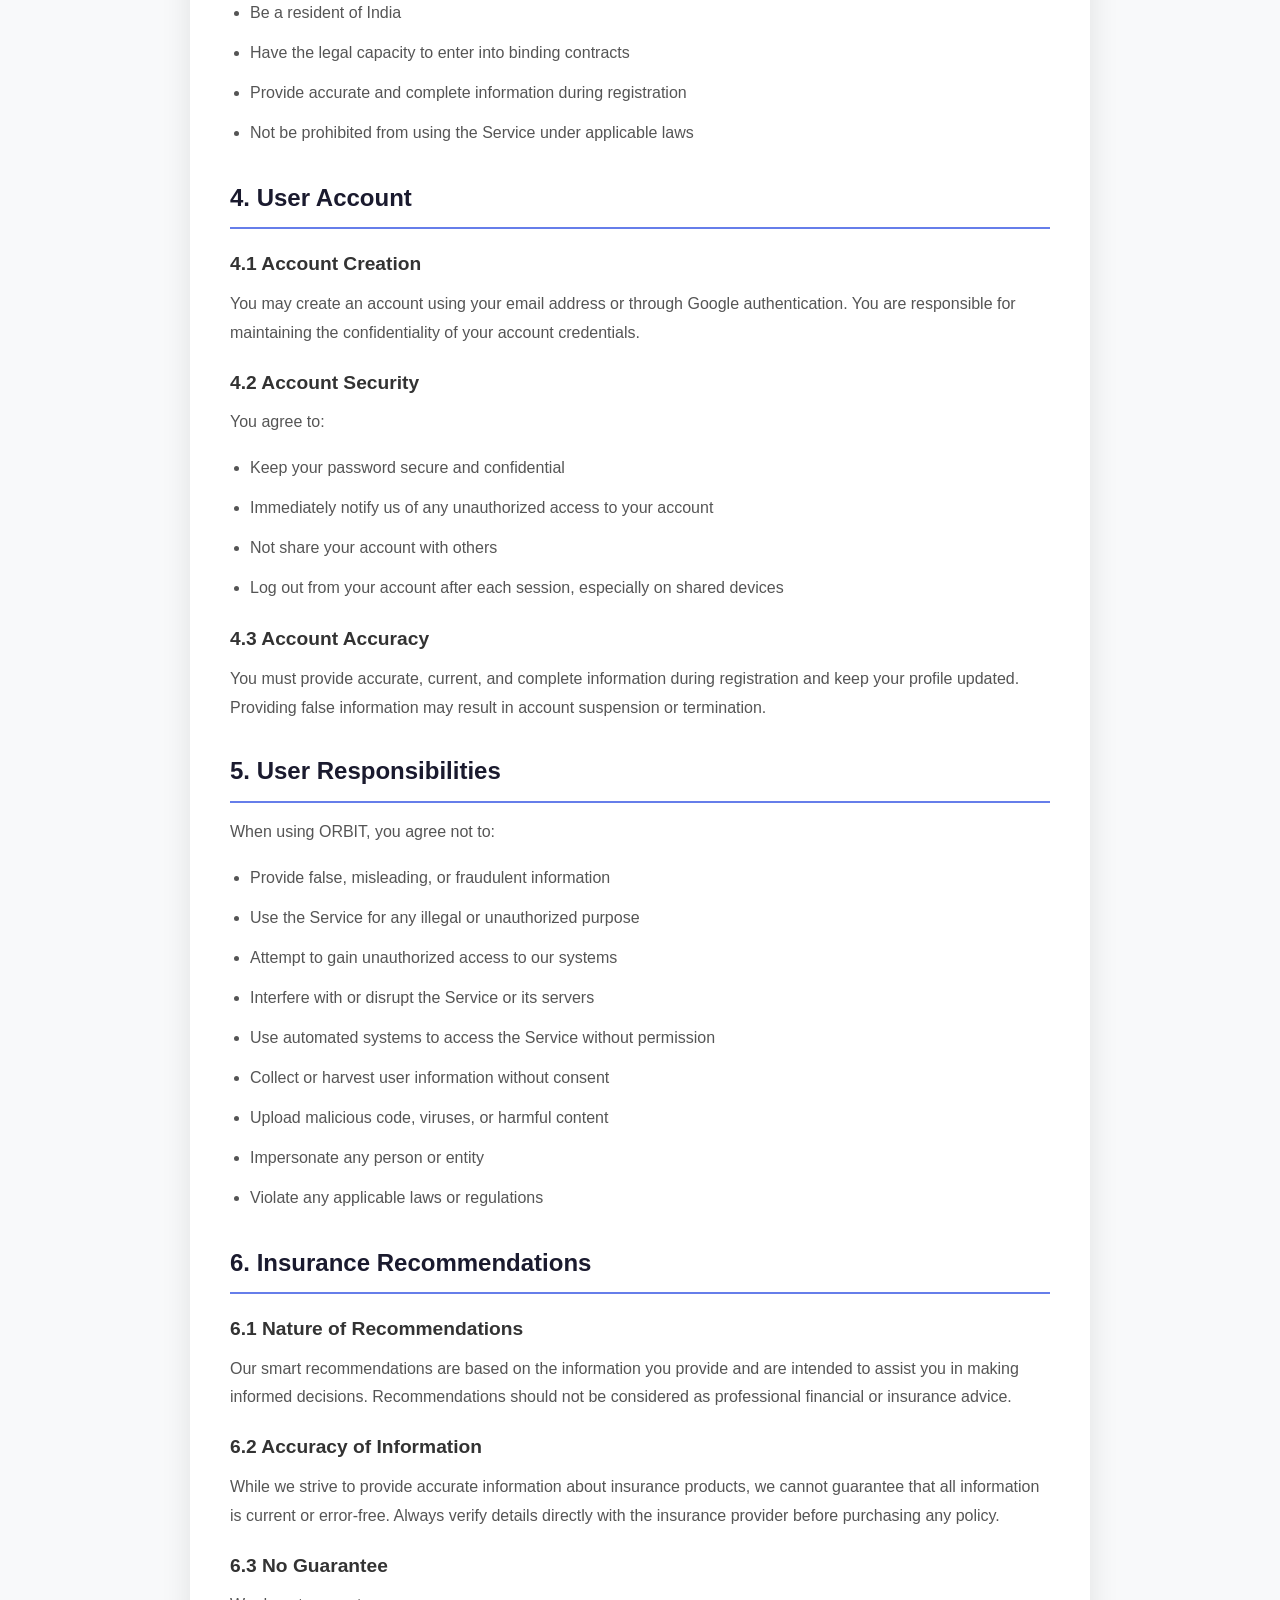
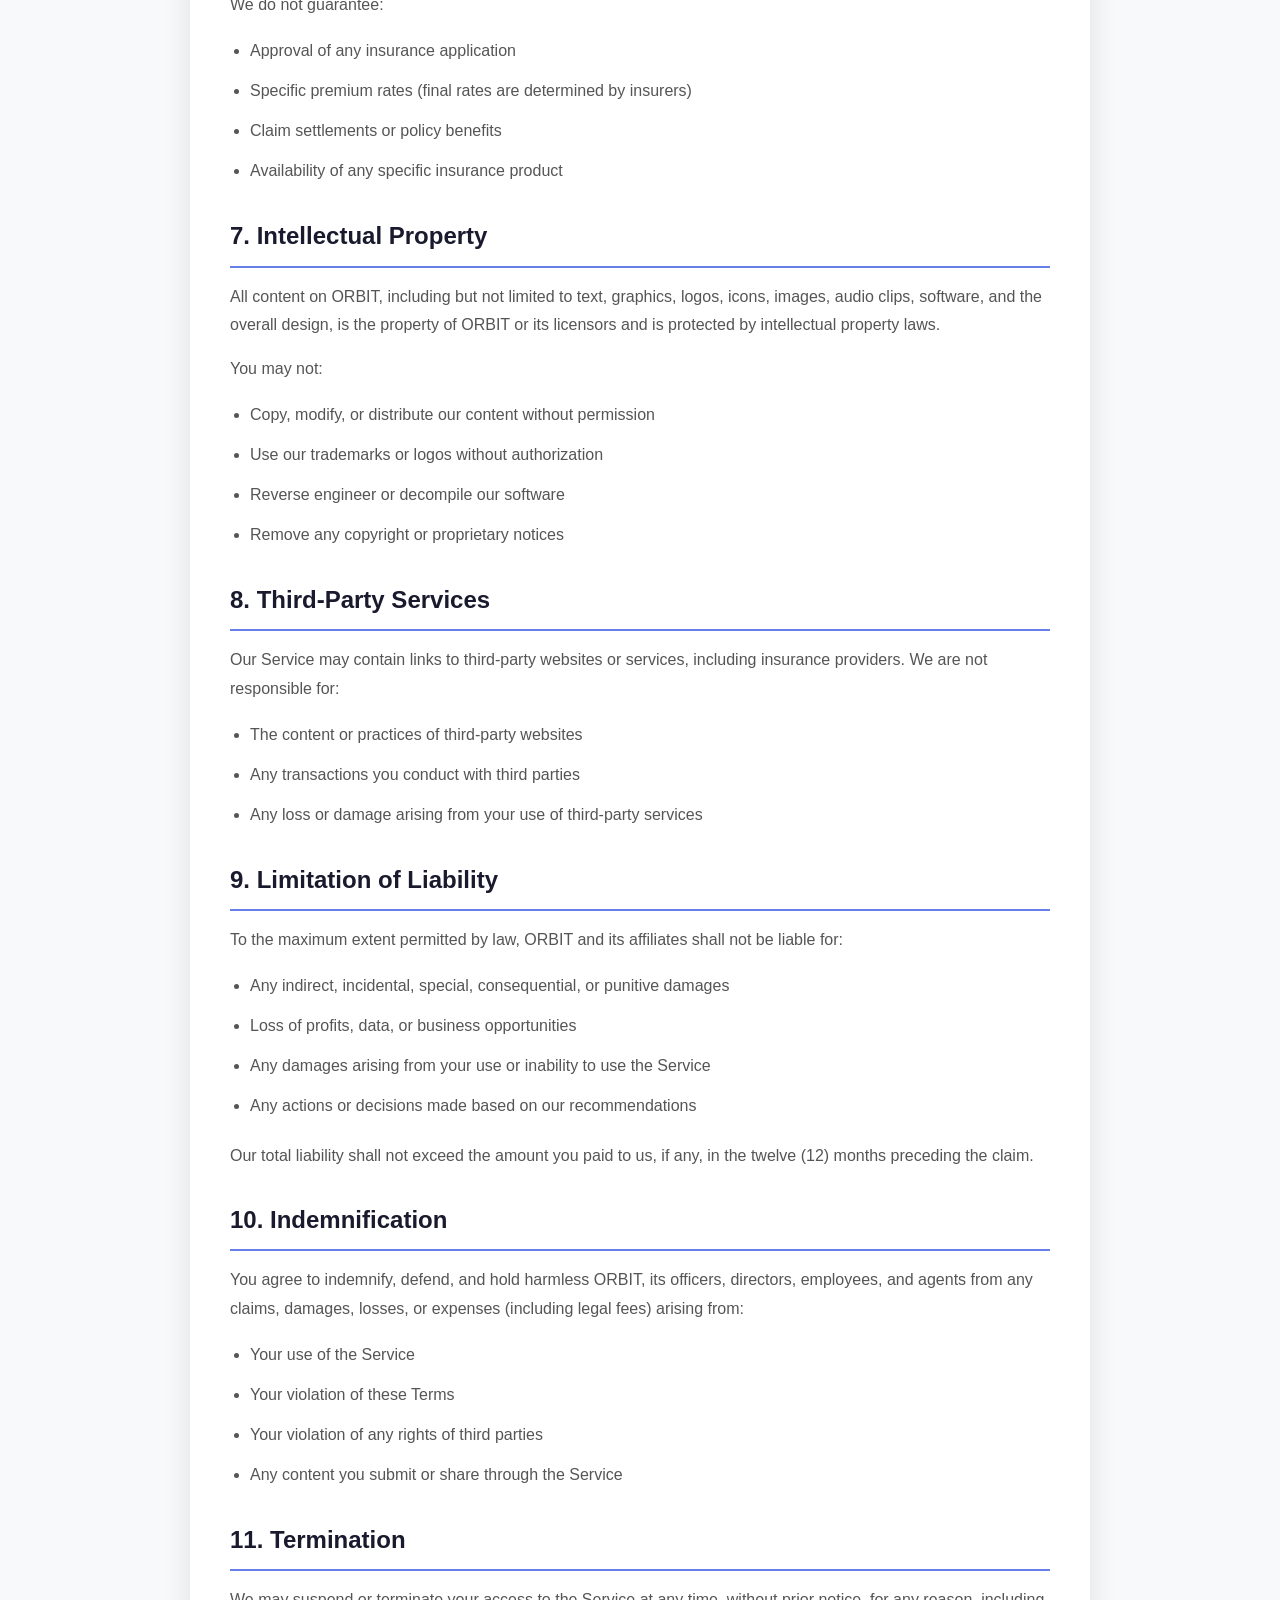
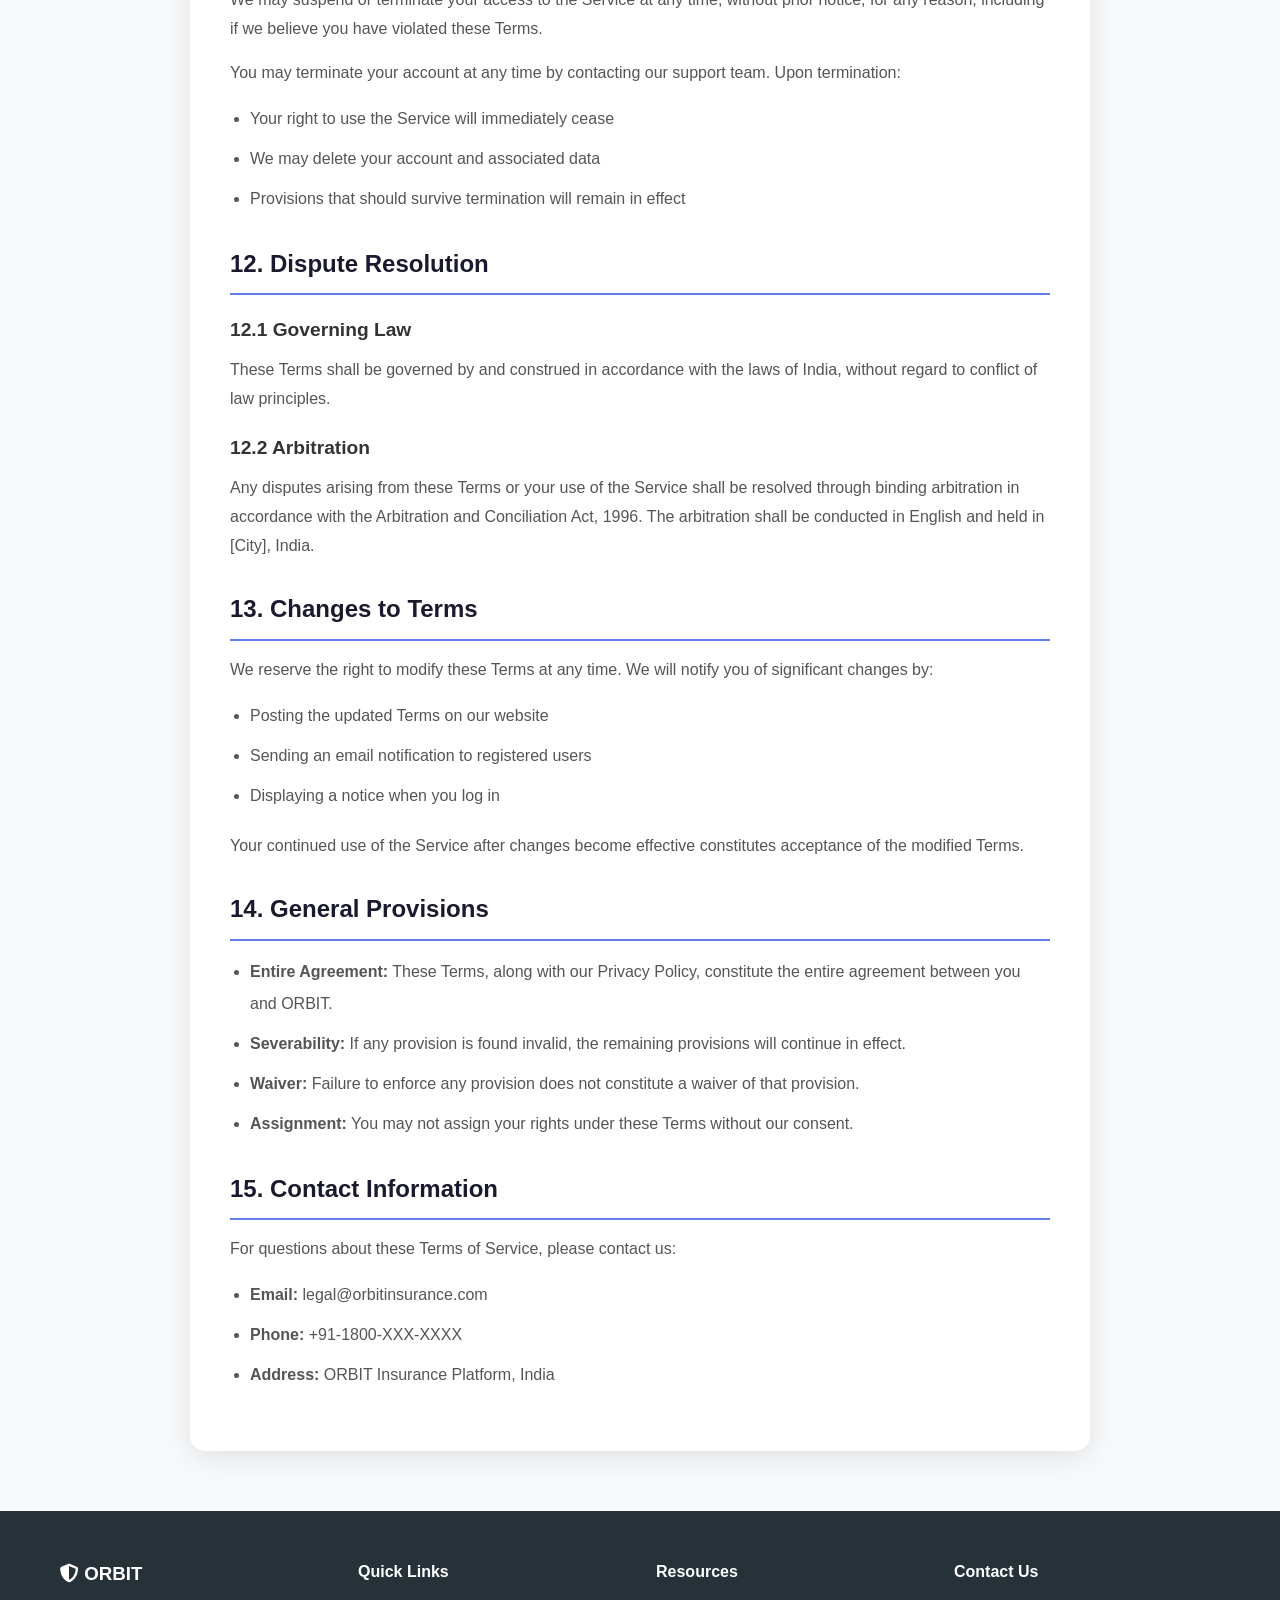
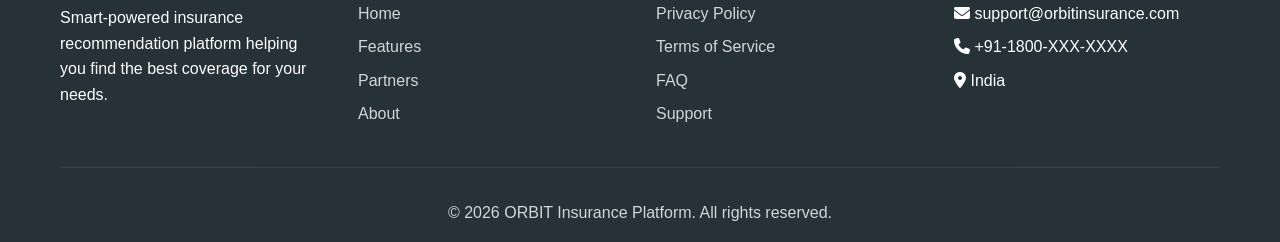
<file: frontend/terms-of-service.html>
<!DOCTYPE html>
<html lang="en">
<head>
    <meta charset="UTF-8">
    <meta name="viewport" content="width=device-width, initial-scale=1.0">
    <title>Terms of Service - ORBIT</title>
    <link rel="stylesheet" href="styles/main.css">
    <link rel="stylesheet" href="styles/responsive.css">
    <link rel="stylesheet" href="https://cdnjs.cloudflare.com/ajax/libs/font-awesome/6.4.0/css/all.min.css">
    <style>
        .page-header {
            background: linear-gradient(135deg, #1a1a2e 0%, #16213e 100%);
            padding: 120px 0 60px;
            text-align: center;
            color: #fff;
        }
        .page-header h1 {
            font-size: 2.5rem;
            margin-bottom: 10px;
        }
        .page-header p {
            opacity: 0.8;
            font-size: 1.1rem;
        }
        .back-btn {
            display: inline-flex;
            align-items: center;
            gap: 8px;
            background: rgba(255,255,255,0.1);
            color: #fff;
            padding: 10px 20px;
            border-radius: 30px;
            text-decoration: none;
            margin-bottom: 20px;
            transition: all 0.3s ease;
            border: 1px solid rgba(255,255,255,0.2);
        }
        .back-btn:hover {
            background: rgba(255,255,255,0.2);
            transform: translateX(-5px);
        }
        .content-section {
            padding: 60px 0;
            background: #f8f9fa;
            min-height: 60vh;
        }
        .content-card {
            background: #fff;
            border-radius: 15px;
            padding: 40px;
            box-shadow: 0 5px 30px rgba(0,0,0,0.1);
            max-width: 900px;
            margin: 0 auto;
        }
        .content-card h2 {
            color: #1a1a2e;
            margin-top: 30px;
            margin-bottom: 15px;
            font-size: 1.5rem;
            border-bottom: 2px solid #667eea;
            padding-bottom: 10px;
        }
        .content-card h2:first-child {
            margin-top: 0;
        }
        .content-card h3 {
            color: #333;
            margin-top: 20px;
            margin-bottom: 10px;
            font-size: 1.2rem;
        }
        .content-card p {
            color: #555;
            line-height: 1.8;
            margin-bottom: 15px;
        }
        .content-card ul, .content-card ol {
            color: #555;
            line-height: 2;
            margin-left: 20px;
            margin-bottom: 20px;
        }
        .content-card ul li, .content-card ol li {
            margin-bottom: 8px;
        }
        .last-updated {
            background: #e8f4fd;
            padding: 15px 20px;
            border-radius: 8px;
            color: #1a1a2e;
            margin-bottom: 30px;
        }
        .last-updated i {
            color: #667eea;
            margin-right: 8px;
        }
        .important-notice {
            background: #fff3cd;
            border-left: 4px solid #ffc107;
            padding: 20px;
            border-radius: 0 10px 10px 0;
            margin: 20px 0;
        }
        .important-notice h4 {
            color: #856404;
            margin-bottom: 10px;
        }
        .important-notice p {
            color: #856404;
            margin: 0;
        }
        .warning-box {
            background: #f8d7da;
            border-left: 4px solid #dc3545;
            padding: 20px;
            border-radius: 0 10px 10px 0;
            margin: 20px 0;
        }
        .warning-box h4 {
            color: #721c24;
            margin-bottom: 10px;
        }
        .warning-box p {
            color: #721c24;
            margin: 0;
        }
    </style>
</head>
<body>
    <!-- Header -->
    <header class="header">
        <nav class="navbar">
            <div class="container">
                <div class="nav-brand">
                    <img src="assets/images/logo.png" alt="ORBIT" style="height: 40px;">
                    <span>ORBIT</span>
                </div>
                <ul class="nav-menu" id="navMenu">
                    <li><a href="index.html#home" class="nav-link">Home</a></li>
                    <li><a href="index.html#features" class="nav-link">Features</a></li>
                    <li><a href="index.html#partners" class="nav-link">Partners</a></li>
                    <li><a href="index.html#about" class="nav-link">About</a></li>
                    <li><a href="index.html#contact" class="nav-link">Contact</a></li>
                </ul>
                <div class="nav-buttons">
                    <button class="btn btn-outline" onclick="window.location.href='index.html'">
                        <i class="fas fa-home"></i> Home
                    </button>
                </div>
                <div class="hamburger" id="hamburger">
                    <span></span>
                    <span></span>
                    <span></span>
                </div>
            </div>
        </nav>
    </header>

    <!-- Page Header -->
    <section class="page-header">
        <div class="container">
            <!-- Back button removed -->
            <h1><i class="fas fa-file-contract"></i> Terms of Service</h1>
            <p>Please read these terms carefully before using ORBIT</p>
        </div>
    </section>

    <!-- Content Section -->
    <section class="content-section">
        <div class="container">
            <div class="content-card">
                <div class="last-updated">
                    <i class="fas fa-calendar-alt"></i>
                    <strong>Effective Date:</strong> January 15, 2026
                </div>

                <div class="important-notice">
                    <h4><i class="fas fa-info-circle"></i> Important Notice</h4>
                    <p>By accessing or using ORBIT, you agree to be bound by these Terms of Service. If you disagree with any part of these terms, you may not access our services.</p>
                </div>

                <h2>1. Acceptance of Terms</h2>
                <p>These Terms of Service ("Terms") govern your access to and use of ORBIT (Online Recommendation for Benefits, Insurance & Terms), including our website, mobile applications, and all related services (collectively, the "Service").</p>
                <p>By creating an account or using our Service, you acknowledge that you have read, understood, and agree to be bound by these Terms and our Privacy Policy.</p>

                <h2>2. Description of Service</h2>
                <!-- Replaced AI-powered with Smart-powered -->
                <p>ORBIT is a Smart-powered insurance recommendation platform that:</p>
                <ul>
                    <li>Provides personalized insurance plan recommendations based on user profiles</li>
                    <li>Offers premium estimation tools and calculators</li>
                    <li>Enables comparison of insurance plans from various providers</li>
                    <li>Facilitates connection between users and insurance providers</li>
                    <li>Generates digital policy documents and reports</li>
                </ul>

                <div class="warning-box">
                    <h4><i class="fas fa-exclamation-triangle"></i> Disclaimer</h4>
                    <p>ORBIT is an insurance aggregator and recommendation platform. We do not underwrite insurance policies. All insurance products are offered by licensed insurance companies, and policy terms are governed by the respective insurers.</p>
                </div>

                <h2>3. User Eligibility</h2>
                <p>To use ORBIT, you must:</p>
                <ul>
                    <li>Be at least 18 years of age</li>
                    <li>Be a resident of India</li>
                    <li>Have the legal capacity to enter into binding contracts</li>
                    <li>Provide accurate and complete information during registration</li>
                    <li>Not be prohibited from using the Service under applicable laws</li>
                </ul>

                <h2>4. User Account</h2>
                <h3>4.1 Account Creation</h3>
                <p>You may create an account using your email address or through Google authentication. You are responsible for maintaining the confidentiality of your account credentials.</p>

                <h3>4.2 Account Security</h3>
                <p>You agree to:</p>
                <ul>
                    <li>Keep your password secure and confidential</li>
                    <li>Immediately notify us of any unauthorized access to your account</li>
                    <li>Not share your account with others</li>
                    <li>Log out from your account after each session, especially on shared devices</li>
                </ul>

                <h3>4.3 Account Accuracy</h3>
                <p>You must provide accurate, current, and complete information during registration and keep your profile updated. Providing false information may result in account suspension or termination.</p>

                <h2>5. User Responsibilities</h2>
                <p>When using ORBIT, you agree not to:</p>
                <ul>
                    <li>Provide false, misleading, or fraudulent information</li>
                    <li>Use the Service for any illegal or unauthorized purpose</li>
                    <li>Attempt to gain unauthorized access to our systems</li>
                    <li>Interfere with or disrupt the Service or its servers</li>
                    <li>Use automated systems to access the Service without permission</li>
                    <li>Collect or harvest user information without consent</li>
                    <li>Upload malicious code, viruses, or harmful content</li>
                    <li>Impersonate any person or entity</li>
                    <li>Violate any applicable laws or regulations</li>
                </ul>

                <h2>6. Insurance Recommendations</h2>
                <h3>6.1 Nature of Recommendations</h3>
                <!-- Replaced AI-powered with smart -->
                <p>Our smart recommendations are based on the information you provide and are intended to assist you in making informed decisions. Recommendations should not be considered as professional financial or insurance advice.</p>

                <h3>6.2 Accuracy of Information</h3>
                <p>While we strive to provide accurate information about insurance products, we cannot guarantee that all information is current or error-free. Always verify details directly with the insurance provider before purchasing any policy.</p>

                <h3>6.3 No Guarantee</h3>
                <p>We do not guarantee:</p>
                <ul>
                    <li>Approval of any insurance application</li>
                    <li>Specific premium rates (final rates are determined by insurers)</li>
                    <li>Claim settlements or policy benefits</li>
                    <li>Availability of any specific insurance product</li>
                </ul>

                <h2>7. Intellectual Property</h2>
                <p>All content on ORBIT, including but not limited to text, graphics, logos, icons, images, audio clips, software, and the overall design, is the property of ORBIT or its licensors and is protected by intellectual property laws.</p>
                <p>You may not:</p>
                <ul>
                    <li>Copy, modify, or distribute our content without permission</li>
                    <li>Use our trademarks or logos without authorization</li>
                    <li>Reverse engineer or decompile our software</li>
                    <li>Remove any copyright or proprietary notices</li>
                </ul>

                <h2>8. Third-Party Services</h2>
                <p>Our Service may contain links to third-party websites or services, including insurance providers. We are not responsible for:</p>
                <ul>
                    <li>The content or practices of third-party websites</li>
                    <li>Any transactions you conduct with third parties</li>
                    <li>Any loss or damage arising from your use of third-party services</li>
                </ul>

                <h2>9. Limitation of Liability</h2>
                <p>To the maximum extent permitted by law, ORBIT and its affiliates shall not be liable for:</p>
                <ul>
                    <li>Any indirect, incidental, special, consequential, or punitive damages</li>
                    <li>Loss of profits, data, or business opportunities</li>
                    <li>Any damages arising from your use or inability to use the Service</li>
                    <li>Any actions or decisions made based on our recommendations</li>
                </ul>
                <p>Our total liability shall not exceed the amount you paid to us, if any, in the twelve (12) months preceding the claim.</p>

                <h2>10. Indemnification</h2>
                <p>You agree to indemnify, defend, and hold harmless ORBIT, its officers, directors, employees, and agents from any claims, damages, losses, or expenses (including legal fees) arising from:</p>
                <ul>
                    <li>Your use of the Service</li>
                    <li>Your violation of these Terms</li>
                    <li>Your violation of any rights of third parties</li>
                    <li>Any content you submit or share through the Service</li>
                </ul>

                <h2>11. Termination</h2>
                <p>We may suspend or terminate your access to the Service at any time, without prior notice, for any reason, including if we believe you have violated these Terms.</p>
                <p>You may terminate your account at any time by contacting our support team. Upon termination:</p>
                <ul>
                    <li>Your right to use the Service will immediately cease</li>
                    <li>We may delete your account and associated data</li>
                    <li>Provisions that should survive termination will remain in effect</li>
                </ul>

                <h2>12. Dispute Resolution</h2>
                <h3>12.1 Governing Law</h3>
                <p>These Terms shall be governed by and construed in accordance with the laws of India, without regard to conflict of law principles.</p>

                <h3>12.2 Arbitration</h3>
                <p>Any disputes arising from these Terms or your use of the Service shall be resolved through binding arbitration in accordance with the Arbitration and Conciliation Act, 1996. The arbitration shall be conducted in English and held in [City], India.</p>

                <h2>13. Changes to Terms</h2>
                <p>We reserve the right to modify these Terms at any time. We will notify you of significant changes by:</p>
                <ul>
                    <li>Posting the updated Terms on our website</li>
                    <li>Sending an email notification to registered users</li>
                    <li>Displaying a notice when you log in</li>
                </ul>
                <p>Your continued use of the Service after changes become effective constitutes acceptance of the modified Terms.</p>

                <h2>14. General Provisions</h2>
                <ul>
                    <li><strong>Entire Agreement:</strong> These Terms, along with our Privacy Policy, constitute the entire agreement between you and ORBIT.</li>
                    <li><strong>Severability:</strong> If any provision is found invalid, the remaining provisions will continue in effect.</li>
                    <li><strong>Waiver:</strong> Failure to enforce any provision does not constitute a waiver of that provision.</li>
                    <li><strong>Assignment:</strong> You may not assign your rights under these Terms without our consent.</li>
                </ul>

                <h2>15. Contact Information</h2>
                <p>For questions about these Terms of Service, please contact us:</p>
                <ul>
                    <li><strong>Email:</strong> legal@orbitinsurance.com</li>
                    <li><strong>Phone:</strong> +91-1800-XXX-XXXX</li>
                    <li><strong>Address:</strong> ORBIT Insurance Platform, India</li>
                </ul>
            </div>
        </div>
    </section>

    <!-- Footer -->
    <footer class="footer">
        <div class="container">
            <div class="footer-grid">
                <div class="footer-col">
                    <h3><i class="fas fa-shield-alt"></i> ORBIT</h3>
                    <!-- Replaced AI-powered with Smart-powered -->
                    <p>Smart-powered insurance recommendation platform helping you find the best coverage for your needs.</p>
                </div>
                <div class="footer-col">
                    <h4>Quick Links</h4>
                    <ul>
                        <li><a href="index.html#home">Home</a></li>
                        <li><a href="index.html#features">Features</a></li>
                        <li><a href="index.html#partners">Partners</a></li>
                        <li><a href="index.html#about">About</a></li>
                    </ul>
                </div>
                <div class="footer-col">
                    <h4>Resources</h4>
                    <ul>
                        <li><a href="privacy-policy.html">Privacy Policy</a></li>
                        <li><a href="terms-of-service.html">Terms of Service</a></li>
                        <li><a href="faq.html">FAQ</a></li>
                        <li><a href="support.html">Support</a></li>
                    </ul>
                </div>
                <div class="footer-col">
                    <h4>Contact Us</h4>
                    <ul>
                        <li><i class="fas fa-envelope"></i> support@orbitinsurance.com</li>
                        <li><i class="fas fa-phone"></i> +91-1800-XXX-XXXX</li>
                        <li><i class="fas fa-map-marker-alt"></i> India</li>
                    </ul>
                </div>
            </div>
            <div class="footer-bottom">
                <p>&copy; 2026 ORBIT Insurance Platform. All rights reserved.</p>
            </div>
        </div>
    </footer>

    <script>
        // Hamburger menu toggle
        const hamburger = document.getElementById('hamburger');
        const navMenu = document.getElementById('navMenu');
        
        hamburger.addEventListener('click', () => {
            hamburger.classList.toggle('active');
            navMenu.classList.toggle('active');
        });
    </script>
</body>
</html>
</file>
<file: frontend/styles/main.css>
:root {
    --primary-color: #1a237e;
    --secondary-color: #283593;
    --accent-color: #3f51b5;
    --success-color: #4caf50;
    --warning-color: #ff9800;
    --danger-color: #f44336;
    --light-bg: #f5f7fa;
    --white: #ffffff;
    --text-dark: #263238;
    --text-light: #607d8b;
    --border-color: #e0e0e0;
    --shadow: 0 2px 8px rgba(0, 0, 0, 0.1);
    --shadow-lg: 0 4px 16px rgba(0, 0, 0, 0.15);
}

* {
    margin: 0;
    padding: 0;
    box-sizing: border-box;
}

body {
    font-family: 'Segoe UI', Tahoma, Geneva, Verdana, sans-serif;
    color: var(--text-dark);
    line-height: 1.6;
    background-color: var(--white);
}

.container {
    max-width: 1200px;
    margin: 0 auto;
    padding: 0 20px;
}

/* Header & Navigation */
.header {
    background-color: var(--white);
    box-shadow: var(--shadow);
    position: sticky;
    top: 0;
    z-index: 1000;
}

.navbar {
    padding: 1rem 0;
}

.navbar .container {
    display: flex;
    justify-content: space-between;
    align-items: center;
}

.nav-brand {
    display: flex;
    align-items: center;
    gap: 10px;
    font-size: 1.5rem;
    font-weight: bold;
    color: var(--primary-color);
}

.nav-brand i {
    font-size: 1.8rem;
}

.nav-menu {
    display: flex;
    list-style: none;
    gap: 2rem;
}

.nav-link {
    text-decoration: none;
    color: var(--text-dark);
    font-weight: 500;
    transition: color 0.3s;
}

.nav-link:hover,
.nav-link.active {
    color: var(--primary-color);
}

.nav-buttons {
    display: flex;
    gap: 1rem;
    align-items: center;
}

.hamburger {
    display: none;
    flex-direction: column;
    cursor: pointer;
    gap: 4px;
}

.hamburger span {
    width: 25px;
    height: 3px;
    background-color: var(--primary-color);
    transition: 0.3s;
}

/* Buttons */
.btn {
    padding: 0.75rem 1.5rem;
    border: none;
    border-radius: 4px;
    font-size: 1rem;
    font-weight: 600;
    cursor: pointer;
    transition: all 0.3s;
    display: inline-flex;
    align-items: center;
    gap: 0.5rem;
    text-decoration: none;
}

.btn-primary {
    background-color: var(--primary-color);
    color: var(--white);
}

.btn-primary:hover {
    background-color: var(--secondary-color);
    transform: translateY(-2px);
    box-shadow: var(--shadow);
}

.btn-outline {
    background-color: transparent;
    color: var(--primary-color);
    border: 2px solid var(--primary-color);
}

.btn-outline:hover {
    background-color: var(--primary-color);
    color: var(--white);
}

.btn-large {
    padding: 1rem 2rem;
    font-size: 1.1rem;
}

.btn-block {
    width: 100%;
    justify-content: center;
}

.btn-google {
    background-color: var(--white);
    color: var(--text-dark);
    border: 1px solid var(--border-color);
}

.btn-google:hover {
    background-color: var(--light-bg);
}

.btn-sm {
    padding: 0.5rem 1rem;
    font-size: 0.9rem;
}

/* Hero Section */
.hero {
    background: linear-gradient(135deg, #667eea 0%, #764ba2 100%);
    color: var(--white);
    padding: 6rem 0;
}

.hero .container {
    display: grid;
    grid-template-columns: 1fr 1fr;
    gap: 4rem;
    align-items: center;
}

.hero-title {
    font-size: 3rem;
    margin-bottom: 1rem;
    line-height: 1.2;
}

.hero-subtitle {
    font-size: 1.2rem;
    margin-bottom: 2rem;
    opacity: 0.95;
}

.hero-buttons {
    display: flex;
    gap: 1rem;
    margin-bottom: 3rem;
}

.hero-stats {
    display: grid;
    grid-template-columns: repeat(3, 1fr);
    gap: 2rem;
}

.stat-item h3 {
    font-size: 2.5rem;
    margin-bottom: 0.5rem;
}

.stat-item p {
    opacity: 0.9;
}

.hero-image {
    display: flex;
    justify-content: center;
    align-items: center;
}

.hero-icon {
    font-size: 20rem;
    opacity: 0.2;
}

/* Sections */
section {
    padding: 5rem 0;
}

.section-title {
    font-size: 2.5rem;
    text-align: center;
    margin-bottom: 1rem;
    color: var(--primary-color);
}

.section-subtitle {
    text-align: center;
    font-size: 1.1rem;
    color: var(--text-light);
    margin-bottom: 3rem;
}

/* Features Section */
.features {
    background-color: var(--light-bg);
}

.features-grid {
    display: grid;
    grid-template-columns: repeat(auto-fit, minmax(300px, 1fr));
    gap: 2rem;
}

.feature-card {
    background-color: var(--white);
    padding: 2rem;
    border-radius: 8px;
    box-shadow: var(--shadow);
    transition: transform 0.3s, box-shadow 0.3s;
    text-align: center;
}

.feature-card:hover {
    transform: translateY(-5px);
    box-shadow: var(--shadow-lg);
}

.feature-icon {
    width: 80px;
    height: 80px;
    margin: 0 auto 1.5rem;
    background: linear-gradient(135deg, var(--primary-color), var(--accent-color));
    border-radius: 50%;
    display: flex;
    align-items: center;
    justify-content: center;
    color: var(--white);
}

.feature-icon i {
    font-size: 2rem;
}

.feature-card h3 {
    margin-bottom: 1rem;
    color: var(--primary-color);
}

/* Providers Section */
.providers-grid {
    display: grid;
    grid-template-columns: repeat(auto-fit, minmax(250px, 1fr));
    gap: 1.5rem;
}

.provider-card {
    display: flex;
    flex-direction: column;
    align-items: center;
    text-align: center;
    padding: 1.5rem;
    background: var(--white);
    border-radius: 12px;
    box-shadow: 0 4px 12px rgba(0, 0, 0, 0.1);
    transition: transform 0.3s ease, box-shadow 0.3s ease;
}

.provider-card:hover {
    transform: translateY(-5px);
    box-shadow: 0 8px 20px rgba(0, 0, 0, 0.15);
}

.provider-logo {
    width: 80px;
    height: 80px;
    object-fit: contain;
    margin-bottom: 1rem;
    filter: grayscale(100%);
    opacity: 0.9;
    transition: all 0.3s ease;
}

.provider-card:hover .provider-logo {
    filter: grayscale(0%);
    opacity: 1;
}

.provider-card p {
    margin-top: 0.5rem;
    font-weight: 500;
    font-size: 0.9rem;
    color: var(--text-dark);
    line-height: 1.4;
}

/* How It Works */
.steps-grid {
    display: grid;
    grid-template-columns: repeat(auto-fit, minmax(250px, 1fr));
    gap: 2rem;
}

.step-card {
    text-align: center;
    padding: 2rem;
}

.step-number {
    width: 60px;
    height: 60px;
    margin: 0 auto 1.5rem;
    background-color: var(--primary-color);
    color: var(--white);
    border-radius: 50%;
    display: flex;
    align-items: center;
    justify-content: center;
    font-size: 1.5rem;
    font-weight: bold;
}

.step-card h3 {
    margin-bottom: 1rem;
    color: var(--primary-color);
}

/* CTA Section */
.cta {
    background: linear-gradient(135deg, var(--primary-color), var(--accent-color));
    color: var(--white);
    text-align: center;
}

.cta h2 {
    font-size: 2.5rem;
    margin-bottom: 1rem;
}

.cta p {
    font-size: 1.2rem;
    margin-bottom: 2rem;
}

/* Footer */
.footer {
    background-color: var(--text-dark);
    color: var(--white);
    padding: 3rem 0 1rem;
}

.footer-grid {
    display: grid;
    grid-template-columns: repeat(auto-fit, minmax(250px, 1fr));
    gap: 2rem;
    margin-bottom: 2rem;
}

.footer h3, .footer h4 {
    margin-bottom: 1rem;
}

.footer ul {
    list-style: none;
}

.footer ul li {
    margin-bottom: 0.5rem;
}

.footer a {
    color: var(--white);
    text-decoration: none;
    opacity: 0.8;
    transition: opacity 0.3s;
}

.footer a:hover {
    opacity: 1;
}

.footer-bottom {
    text-align: center;
    padding-top: 2rem;
    border-top: 1px solid rgba(255, 255, 255, 0.1);
    opacity: 0.8;
}

/* Modal */
.modal {
    display: none;
    position: fixed;
    z-index: 2000;
    left: 0;
    top: 0;
    width: 100%;
    height: 100%;
    background-color: rgba(0, 0, 0, 0.5);
    animation: fadeIn 0.3s;
}

.modal.active {
    display: flex;
    align-items: center;
    justify-content: center;
}

.modal-content {
    background-color: var(--white);
    padding: 2rem;
    border-radius: 8px;
    max-width: 500px;
    width: 90%;
    max-height: 90vh;
    overflow-y: auto;
    position: relative;
    animation: slideIn 0.3s;
}

.modal-large {
    max-width: 800px;
}

.close {
    position: absolute;
    right: 1rem;
    top: 1rem;
    font-size: 2rem;
    font-weight: bold;
    cursor: pointer;
    color: var(--text-light);
    transition: color 0.3s;
}

.close:hover {
    color: var(--text-dark);
}

/* Forms */
.form-group {
    margin-bottom: 1.5rem;
}

.form-group label {
    display: block;
    margin-bottom: 0.5rem;
    font-weight: 500;
    color: var(--text-dark);
}

.form-group input,
.form-group select {
    width: 100%;
    padding: 0.75rem;
    border: 1px solid var(--border-color);
    border-radius: 4px;
    font-size: 1rem;
    transition: border-color 0.3s;
}

.form-group input:focus,
.form-group select:focus {
    outline: none;
    border-color: var(--primary-color);
}

.form-row {
    display: grid;
    grid-template-columns: repeat(auto-fit, minmax(200px, 1fr));
    gap: 1rem;
}

.form-error {
    color: var(--danger-color);
    margin-bottom: 1rem;
    display: none;
}

.form-success {
    color: var(--success-color);
    margin-bottom: 1rem;
    display: none;
}

.form-footer {
    text-align: center;
    margin-top: 1rem;
}

.form-footer a {
    color: var(--primary-color);
    text-decoration: none;
    font-weight: 600;
}

.divider {
    text-align: center;
    margin: 1.5rem 0;
    position: relative;
}

.divider::before {
    content: '';
    position: absolute;
    left: 0;
    top: 50%;
    width: 45%;
    height: 1px;
    background-color: var(--border-color);
}

.divider::after {
    content: '';
    position: absolute;
    right: 0;
    top: 50%;
    width: 45%;
    height: 1px;
    background-color: var(--border-color);
}

/* Animations */
@keyframes fadeIn {
    from { opacity: 0; }
    to { opacity: 1; }
}

@keyframes slideIn {
    from {
        transform: translateY(-50px);
        opacity: 0;
    }
    to {
        transform: translateY(0);
        opacity: 1;
    }
}

/* Utility Classes */
.text-center {
    text-align: center;
}

.mt-1 { margin-top: 1rem; }
.mt-2 { margin-top: 2rem; }
.mb-1 { margin-bottom: 1rem; }
.mb-2 { margin-bottom: 2rem; }

.user-profile-btn {
    display: flex;
    align-items: center;
    gap: 0.5rem;
}
</file>
<file: frontend/styles/responsive.css>
/* Tablet Styles */
@media screen and (max-width: 968px) {
    .hero .container {
        grid-template-columns: 1fr;
        text-align: center;
    }

    .hero-icon {
        font-size: 10rem;
    }

    .hero-buttons {
        justify-content: center;
    }

    .nav-menu {
        position: fixed;
        left: -100%;
        top: 70px;
        flex-direction: column;
        background-color: var(--white);
        width: 100%;
        text-align: center;
        transition: 0.3s;
        box-shadow: var(--shadow);
        padding: 2rem 0;
    }

    .nav-menu.active {
        left: 0;
    }

    .hamburger {
        display: flex;
    }

    .dashboard-layout {
        grid-template-columns: 1fr;
    }

    .sidebar {
        position: fixed;
        left: -250px;
        top: 70px;
        height: calc(100vh - 70px);
        width: 250px;
        z-index: 999;
        transition: left 0.3s;
        overflow-y: auto;
    }

    .sidebar.active {
        left: 0;
    }

    .form-row {
        grid-template-columns: 1fr;
    }
}

/* Mobile Styles */
@media screen and (max-width: 768px) {
    .hero-title {
        font-size: 2rem;
    }

    .hero-subtitle {
        font-size: 1rem;
    }

    .section-title {
        font-size: 2rem;
    }

    .features-grid {
        grid-template-columns: 1fr;
    }

    .providers-grid {
        grid-template-columns: 1fr;
    }

    .steps-grid {
        grid-template-columns: 1fr;
    }

    .hero-stats {
        grid-template-columns: 1fr;
        gap: 1rem;
    }

    .nav-buttons {
        flex-direction: column;
        width: 100%;
    }

    .nav-buttons .btn {
        width: 100%;
    }

    .modal-content {
        width: 95%;
        padding: 1.5rem;
    }

    .stats-grid {
        grid-template-columns: 1fr;
    }

    .action-cards {
        grid-template-columns: 1fr;
    }

    .plan-details {
        grid-template-columns: 1fr;
    }

    .plan-actions {
        flex-direction: column;
    }

    .plan-actions .btn {
        width: 100%;
    }

    .policy-info {
        grid-template-columns: 1fr;
    }

    .plan-selection-grid {
        grid-template-columns: 1fr;
    }

    .dashboard-main {
        padding: 1rem;
    }

    .page-title {
        font-size: 1.5rem;
    }

    .hero-buttons {
        flex-direction: column;
        width: 100%;
    }

    .hero-buttons .btn {
        width: 100%;
    }

    .footer-grid {
        grid-template-columns: 1fr;
    }
}

/* Small Mobile */
@media screen and (max-width: 480px) {
    .container {
        padding: 0 15px;
    }

    .hero {
        padding: 3rem 0;
    }

    section {
        padding: 3rem 0;
    }

    .hero-title {
        font-size: 1.5rem;
    }

    .stat-item h3 {
        font-size: 1.8rem;
    }

    .cta h2 {
        font-size: 1.8rem;
    }

    .nav-brand {
        font-size: 1.2rem;
    }

    .comparison-table {
        font-size: 0.85rem;
    }

    .comparison-table th,
    .comparison-table td {
        padding: 0.5rem;
    }
}
</file>
